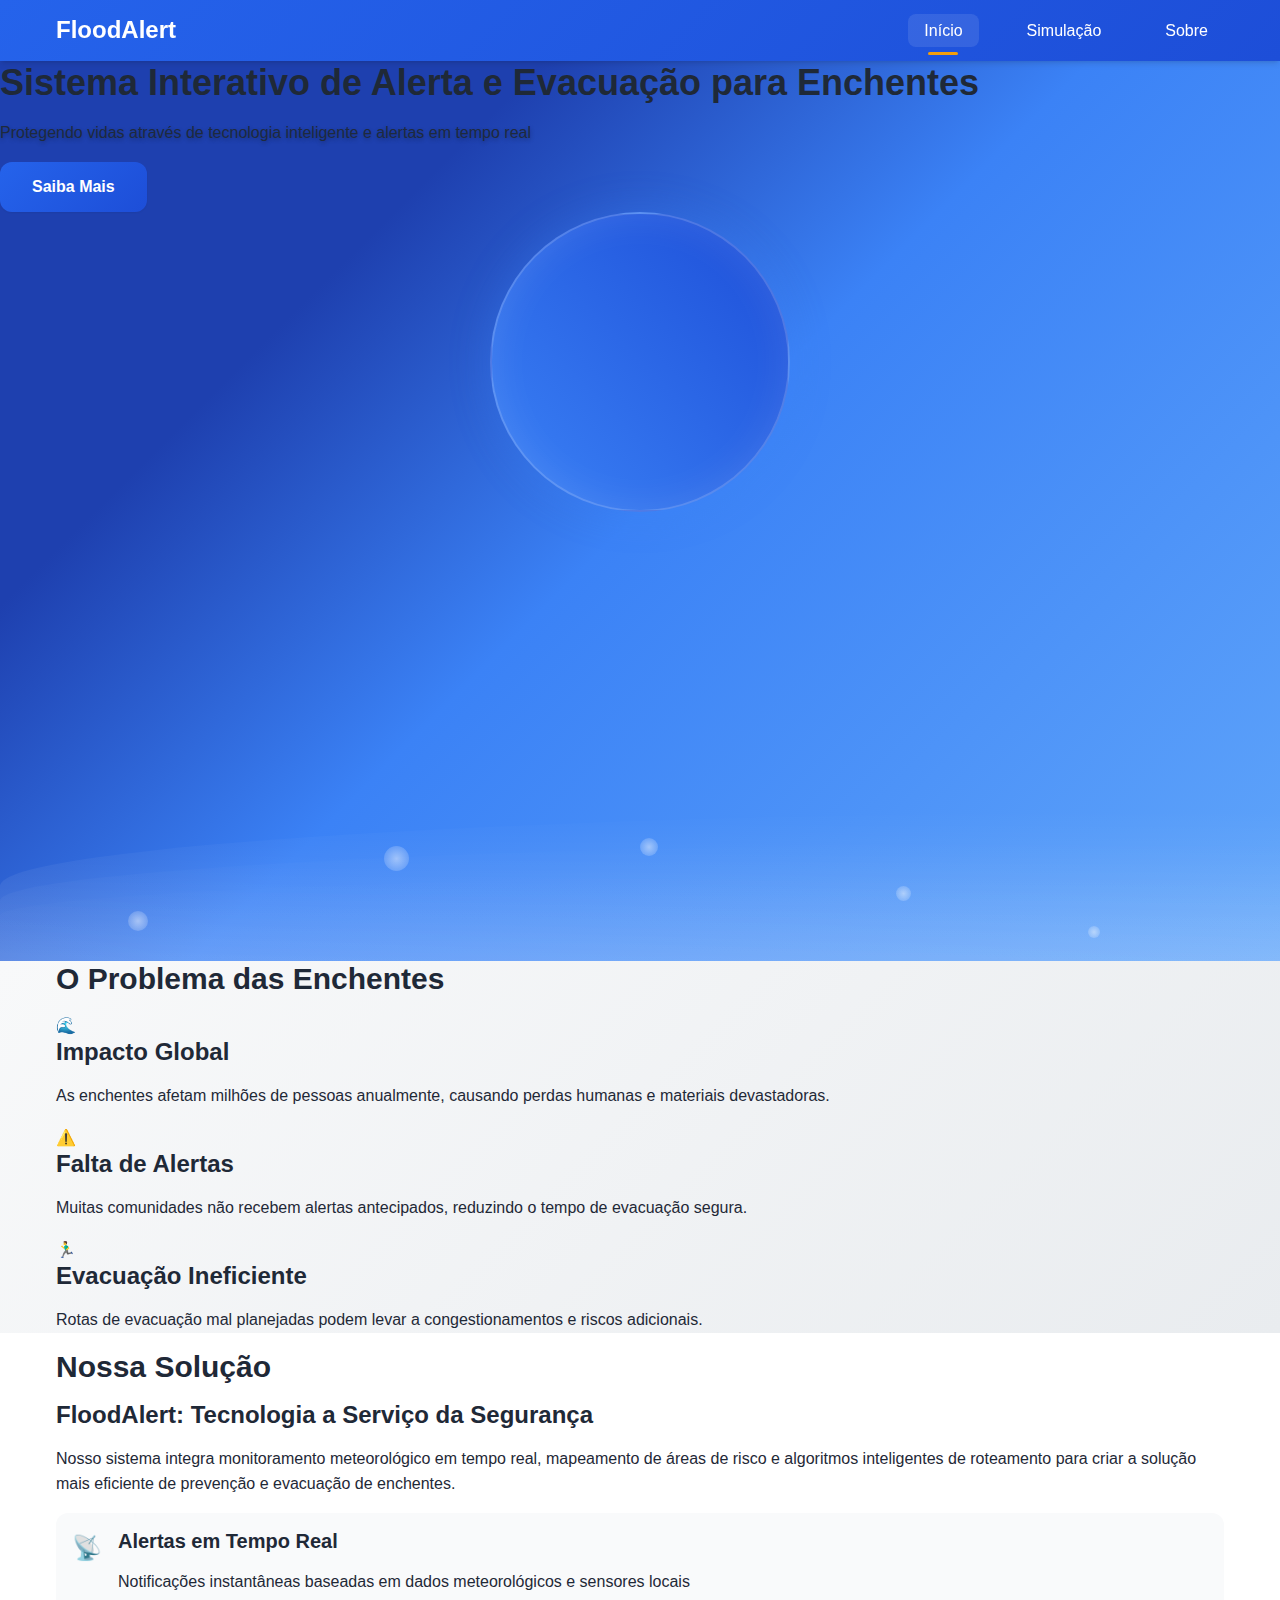
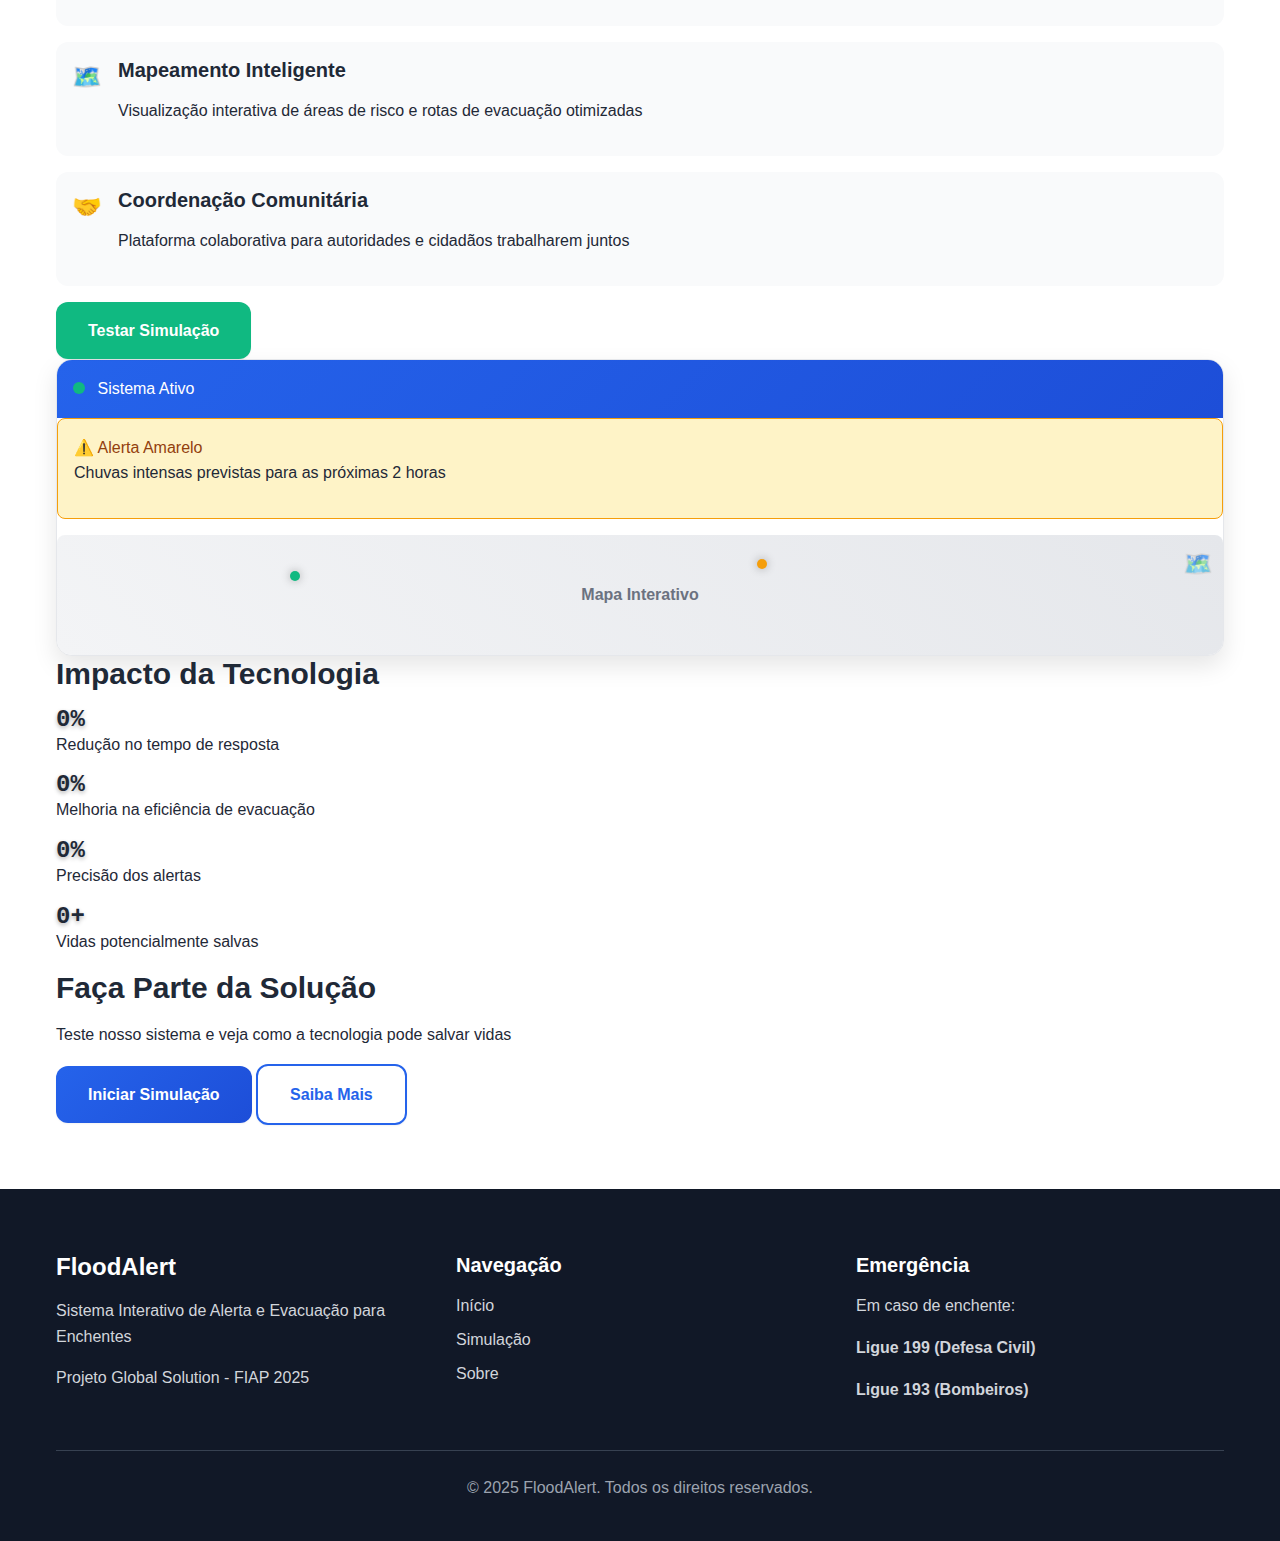
<file: index.html>
<!DOCTYPE html>
<html lang="pt-BR">

<head>
    <meta charset="UTF-8">
    <meta name="viewport" content="width=device-width, initial-scale=1.0">
    <title>Nome_do_projeto - Sistema de Alerta e Evacuação para Enchentes</title>
    <link rel="icon" type="image/svg+xml" href="images/favicon.svg">
    <link rel="alternate icon" href="images/favicon.ico">
    <meta name="description"
        content="Sistema interativo de alerta e evacuação para enchentes. Monitore riscos em tempo real e mantenha sua comunidade segura.">
    <meta name="keywords" content="enchente, alerta, evacuação, segurança, monitoramento, emergência">
    <link rel="stylesheet" href="css/styles.css">
    <link rel="stylesheet" href="css/home.css">
</head>

<body>
    <header>
        <nav class="navbar">
            <div class="nav-container">
                <div class="nav-logo">
                    <h2>FloodAlert</h2>
                </div>
                <ul class="nav-menu">
                    <li class="nav-item">
                        <a href="index.html" class="nav-link active">Início</a>
                    </li>
                    <li class="nav-item">
                        <a href="simulacao.html" class="nav-link">Simulação</a>
                    </li>
                    <li class="nav-item">
                        <a href="sobre.html" class="nav-link">Sobre</a>
                    </li>
                </ul>
            </div>
        </nav>
    </header>

    <main>
        <!-- Hero Section -->
        <section class="hero">
            <div class="hero-content">
                <h1>Sistema Interativo de Alerta e Evacuação para Enchentes</h1>
                <p class="hero-subtitle">Protegendo vidas através de tecnologia inteligente e alertas em tempo real</p>
                <button class="cta-button" onclick="scrollToSection('problema')">Saiba Mais</button>
            </div>
            <div class="hero-image">
                <div class="flood-animation"></div>
            </div>
        </section>

        <!-- Problema Section -->
        <section id="problema" class="problema">
            <div class="container">
                <h2>O Problema das Enchentes</h2>
                <div class="problema-grid">
                    <div class="problema-card">
                        <div class="problema-icon">🌊</div>
                        <h3>Impacto Global</h3>
                        <p>As enchentes afetam milhões de pessoas anualmente, causando perdas humanas e materiais
                            devastadoras.</p>
                    </div>
                    <div class="problema-card">
                        <div class="problema-icon">⚠️</div>
                        <h3>Falta de Alertas</h3>
                        <p>Muitas comunidades não recebem alertas antecipados, reduzindo o tempo de evacuação segura.
                        </p>
                    </div>
                    <div class="problema-card">
                        <div class="problema-icon">🏃‍♂️</div>
                        <h3>Evacuação Ineficiente</h3>
                        <p>Rotas de evacuação mal planejadas podem levar a congestionamentos e riscos adicionais.</p>
                    </div>
                </div>
            </div>
        </section>

        <!-- Solução Section -->
        <section class="solucao">
            <div class="container">
                <h2>Nossa Solução</h2>
                <div class="solucao-content">
                    <div class="solucao-text">
                        <h3>FloodAlert: Tecnologia a Serviço da Segurança</h3>
                        <p>Nosso sistema integra monitoramento meteorológico em tempo real, mapeamento de áreas de risco
                            e algoritmos inteligentes de roteamento para criar a solução mais eficiente de prevenção e
                            evacuação de enchentes.</p>

                        <div class="features">
                            <div class="feature">
                                <span class="feature-icon">📡</span>
                                <div>
                                    <h4>Alertas em Tempo Real</h4>
                                    <p>Notificações instantâneas baseadas em dados meteorológicos e sensores locais</p>
                                </div>
                            </div>
                            <div class="feature">
                                <span class="feature-icon">🗺️</span>
                                <div>
                                    <h4>Mapeamento Inteligente</h4>
                                    <p>Visualização interativa de áreas de risco e rotas de evacuação otimizadas</p>
                                </div>
                            </div>
                            <div class="feature">
                                <span class="feature-icon">🤝</span>
                                <div>
                                    <h4>Coordenação Comunitária</h4>
                                    <p>Plataforma colaborativa para autoridades e cidadãos trabalharem juntos</p>
                                </div>
                            </div>
                        </div>

                        <a href="simulacao.html" class="btn-secondary">Testar Simulação</a>
                    </div>
                    <div class="solucao-visual">
                        <div class="dashboard-preview">
                            <div class="dashboard-header">
                                <div class="status-indicator active"></div>
                                <span>Sistema Ativo</span>
                            </div>
                            <div class="dashboard-content">
                                <div class="alert-box">
                                    <span class="alert-level medium">⚠️ Alerta Amarelo</span>
                                    <p>Chuvas intensas previstas para as próximas 2 horas</p>
                                </div>
                                <div class="map-placeholder">
                                    <span>Mapa Interativo</span>
                                </div>
                            </div>
                        </div>
                    </div>
                </div>
            </div>
        </section>

        <!-- Estatísticas Section -->
        <section class="estatisticas">
            <div class="container">
                <h2>Impacto da Tecnologia</h2>
                <div class="stats-grid">
                    <div class="stat-card">
                        <div class="stat-number" data-target="85">0%</div>
                        <p>Redução no tempo de resposta</p>
                    </div>
                    <div class="stat-card">
                        <div class="stat-number" data-target="70">0%</div>
                        <p>Melhoria na eficiência de evacuação</p>
                    </div>
                    <div class="stat-card">
                        <div class="stat-number" data-target="95">0%</div>
                        <p>Precisão dos alertas</p>
                    </div>
                    <div class="stat-card">
                        <div class="stat-number" data-target="200">0+</div>
                        <p>Vidas potencialmente salvas</p>
                    </div>
                </div>
            </div>
        </section>

        <!-- CTA Final Section -->
        <section class="cta-final">
            <div class="container">
                <h2>Faça Parte da Solução</h2>
                <p>Teste nosso sistema e veja como a tecnologia pode salvar vidas</p>
                <div class="cta-buttons">
                    <a href="simulacao.html" class="btn-primary">Iniciar Simulação</a>
                    <a href="sobre.html" class="btn-outline">Saiba Mais</a>
                </div>
            </div>
        </section>
    </main>

    <footer>
        <div class="container">
            <div class="footer-content">
                <div class="footer-section">
                    <h3>FloodAlert</h3>
                    <p>Sistema Interativo de Alerta e Evacuação para Enchentes</p>
                    <p>Projeto Global Solution - FIAP 2025</p>
                </div>
                <div class="footer-section">
                    <h4>Navegação</h4>
                    <ul>
                        <li><a href="index.html">Início</a></li>
                        <li><a href="simulacao.html">Simulação</a></li>
                        <li><a href="sobre.html">Sobre</a></li>
                    </ul>
                </div>
                <div class="footer-section">
                    <h4>Emergência</h4>
                    <p>Em caso de enchente:</p>
                    <p><strong>Ligue 199 (Defesa Civil)</strong></p>
                    <p><strong>Ligue 193 (Bombeiros)</strong></p>
                </div>
            </div>
            <div class="footer-bottom">
                <p>&copy; 2025 FloodAlert. Todos os direitos reservados.</p>
            </div>
        </div>
    </footer>

    <script src="js/main.js"></script>
    <script src="js/home.js"></script>
</body>

</html>
</file>
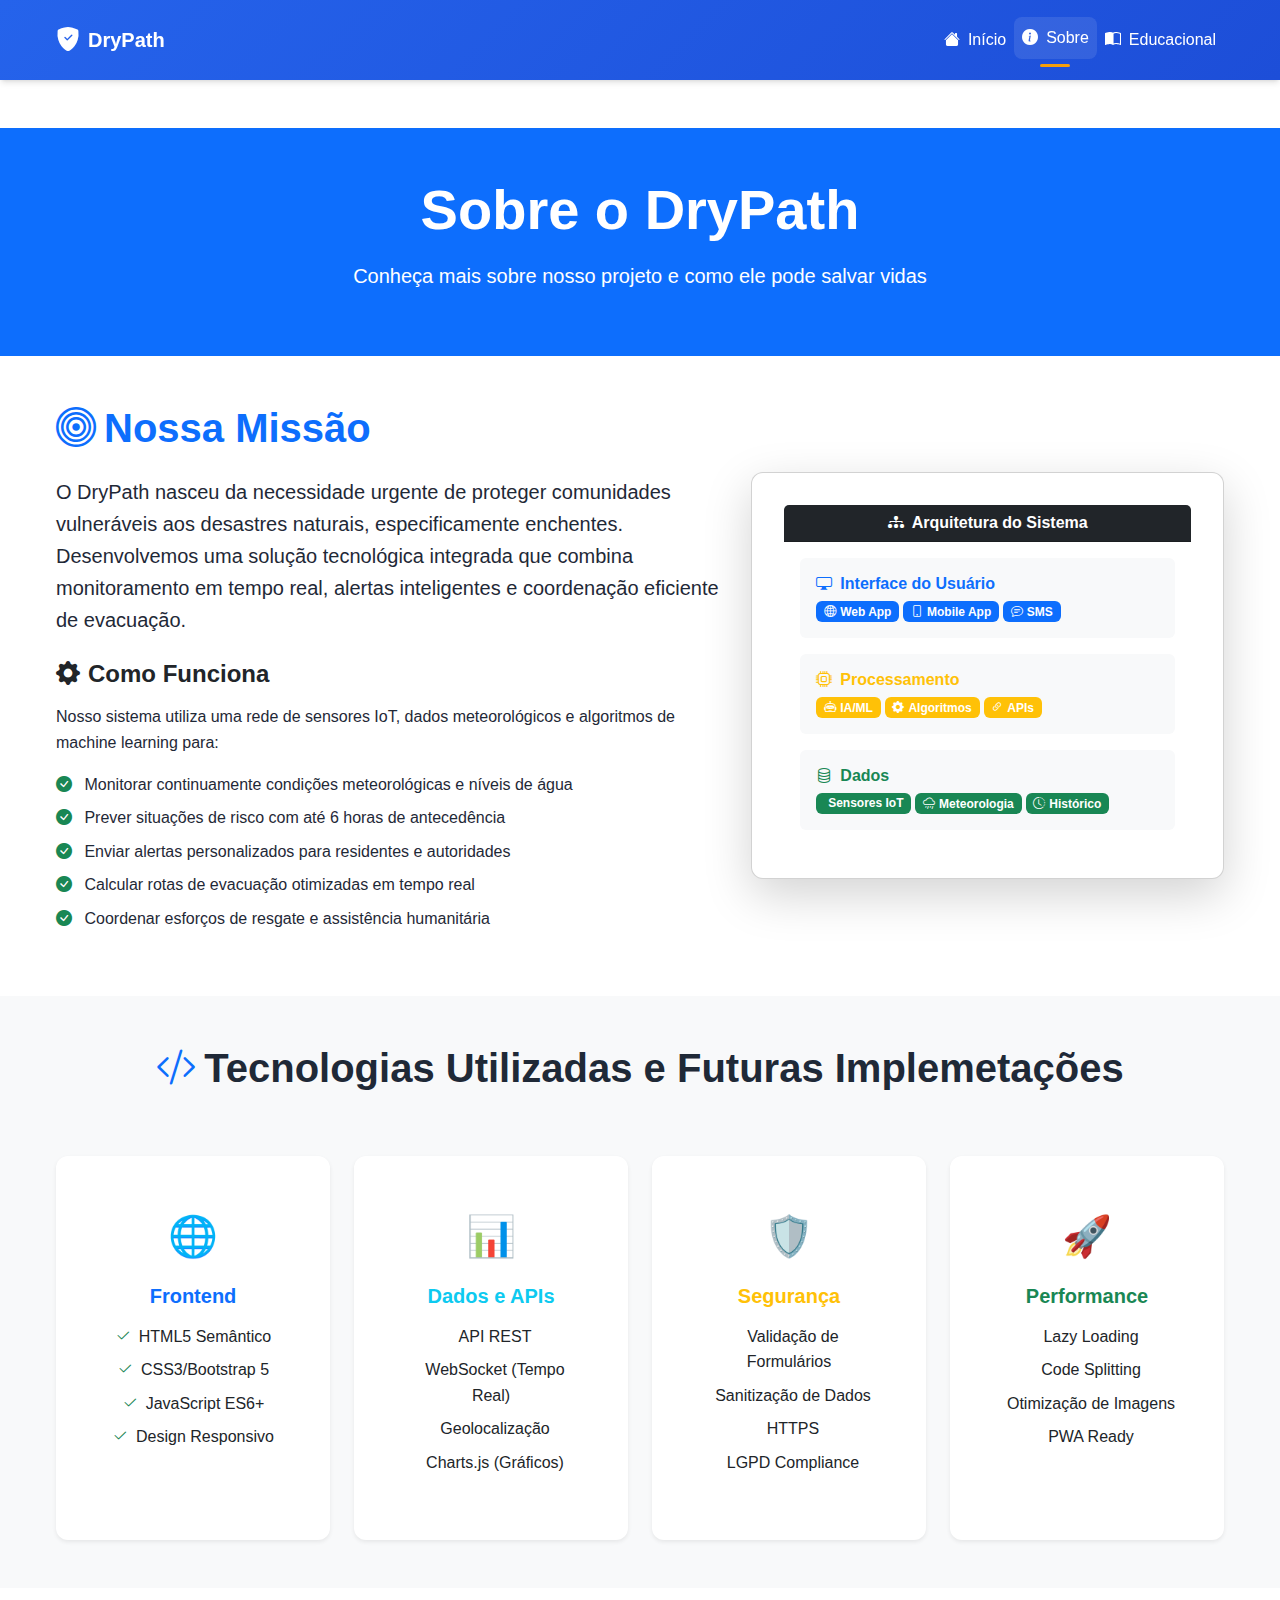
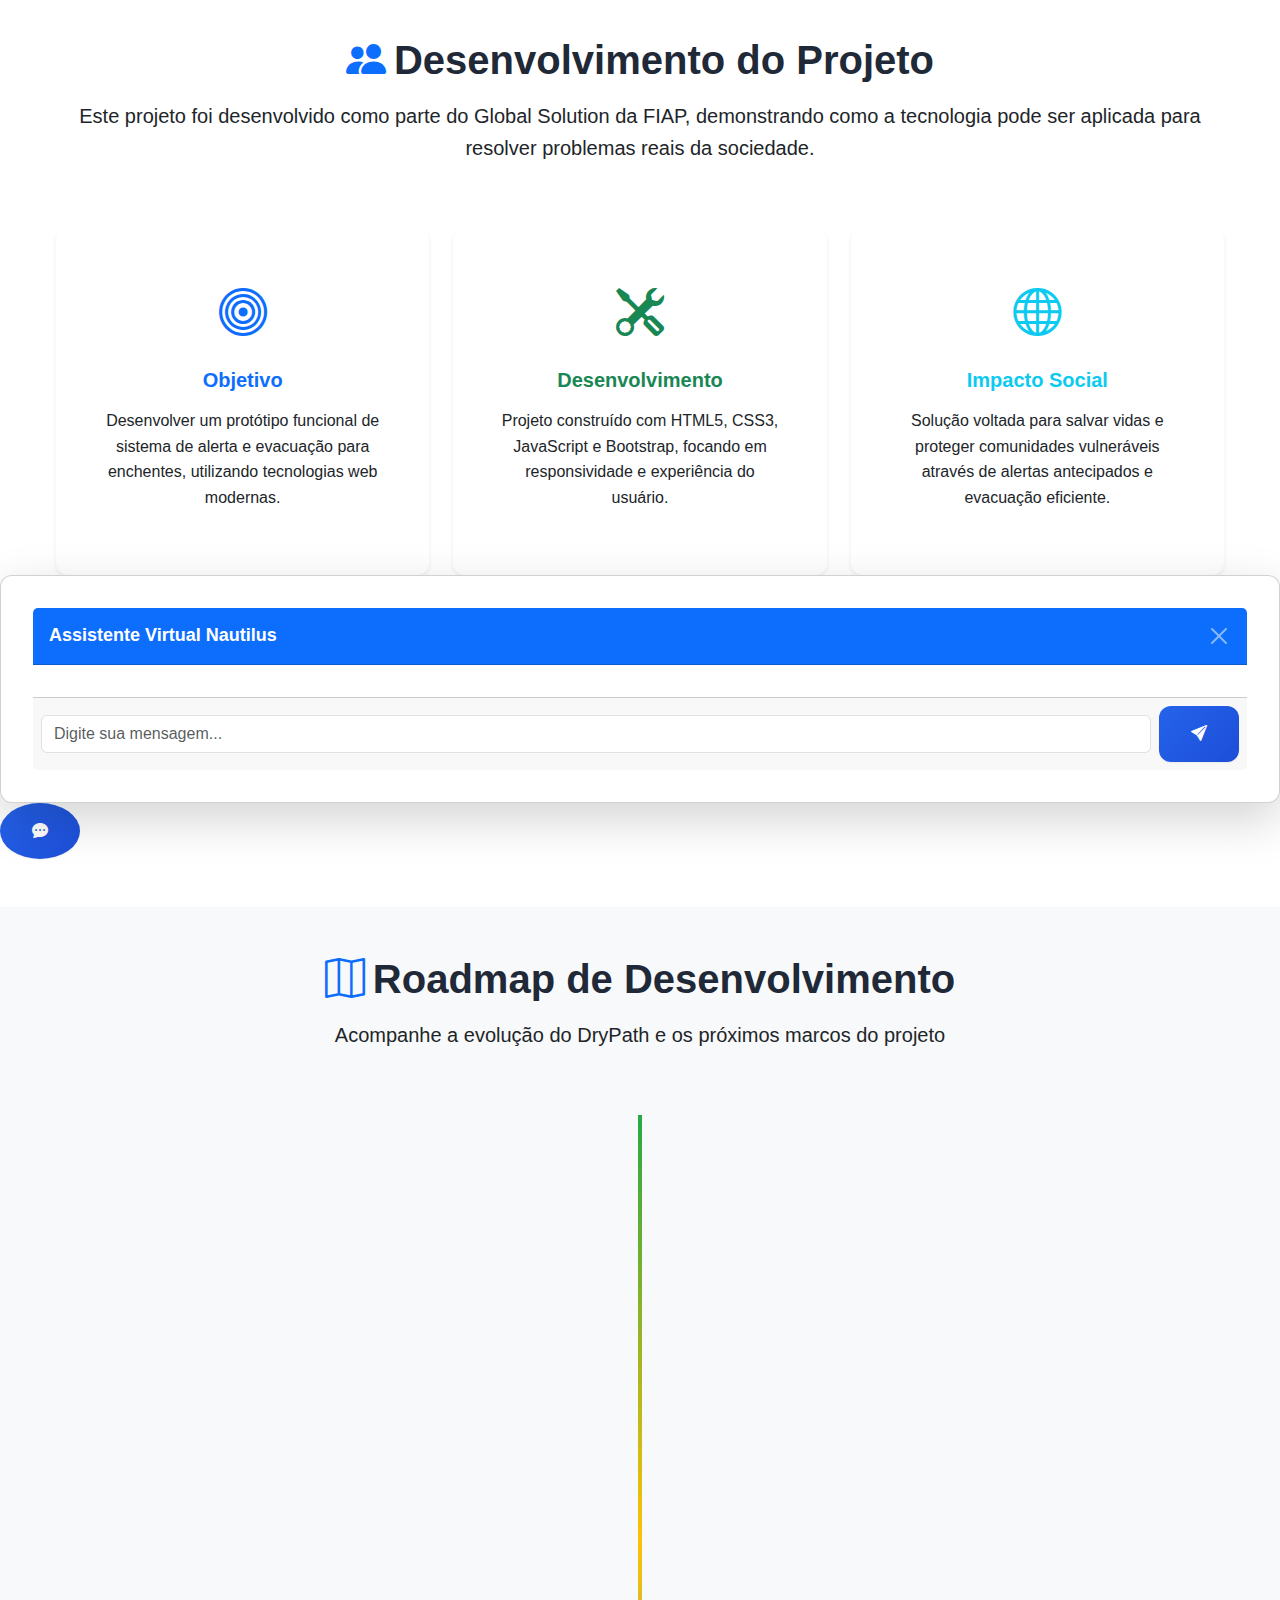
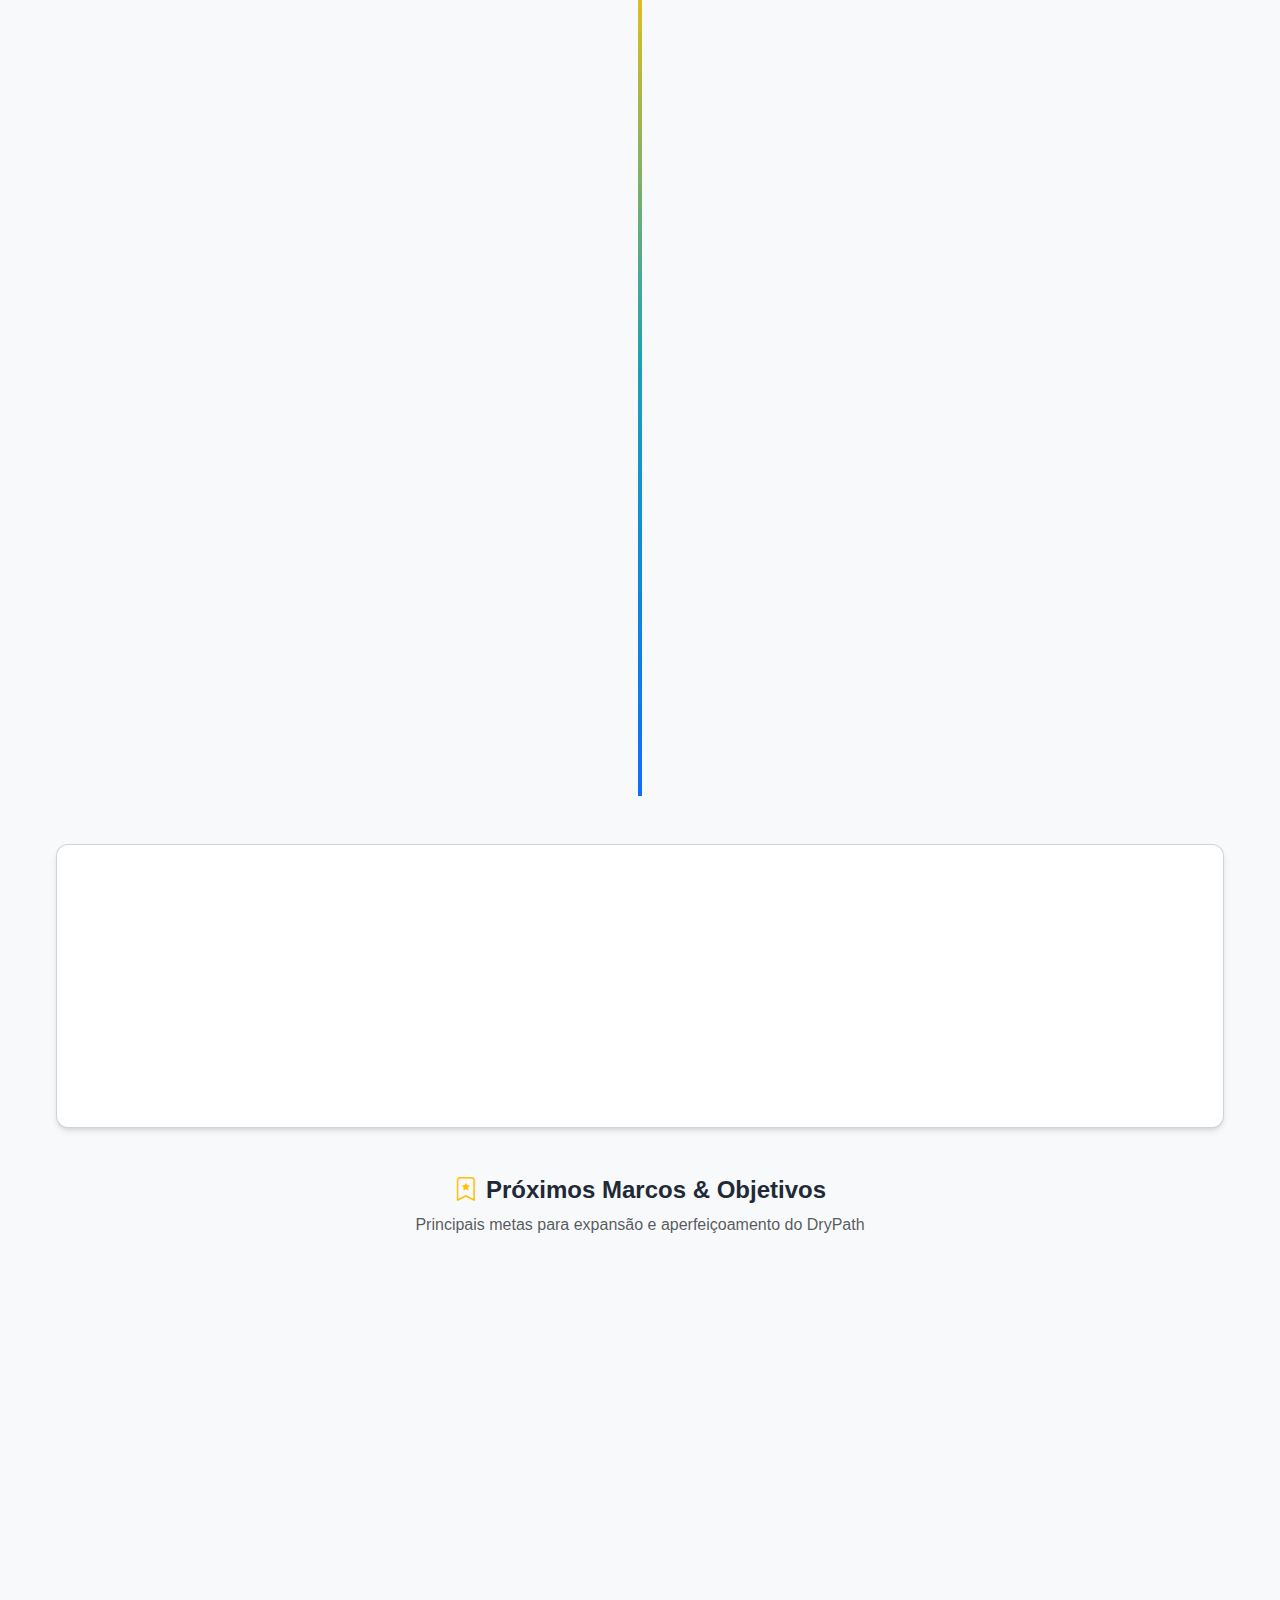
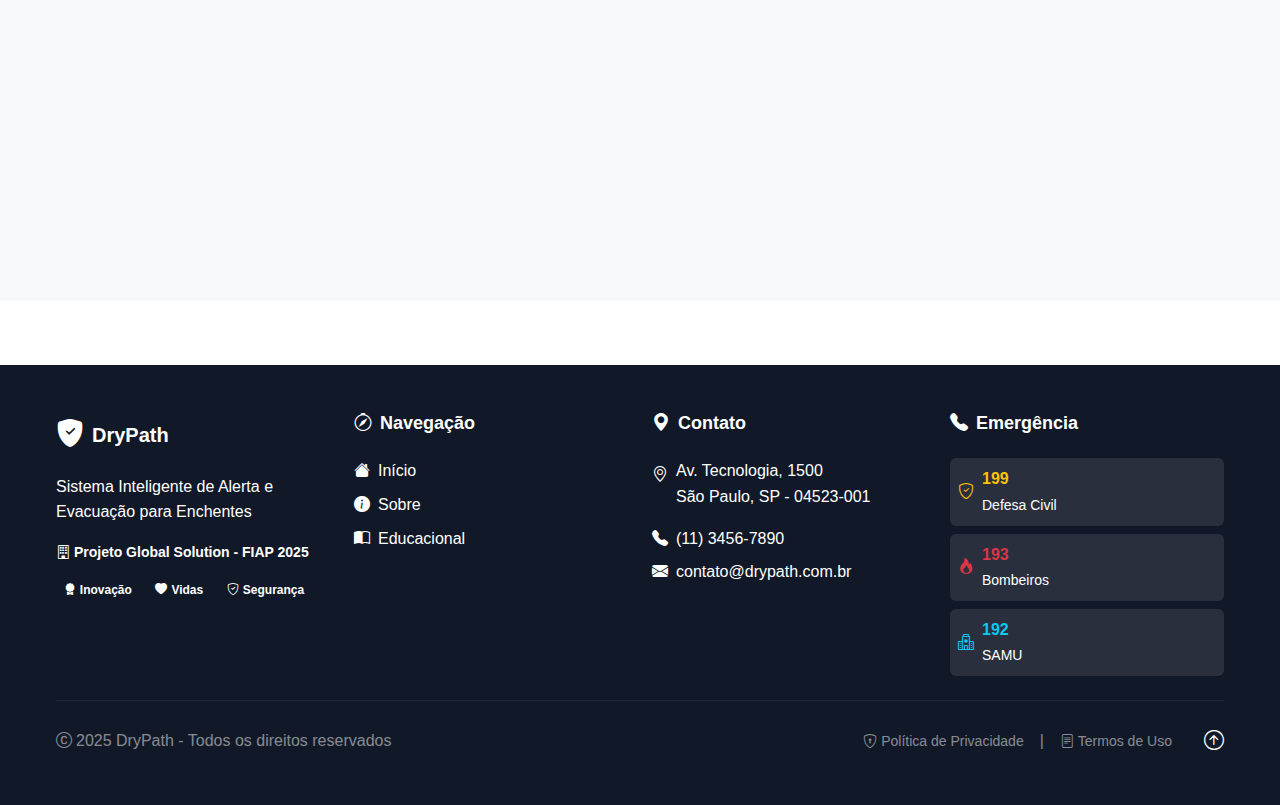
<file: sobre.html>
<!DOCTYPE html>
<html lang="pt-BR">

<head>
    <meta charset="UTF-8">
    <meta name="viewport" content="width=device-width, initial-scale=1.0">
    <title>Sobre o Projeto - DryPath</title>
    <link rel="icon" type="image/svg+xml" href="images/favicon.svg">
    <link rel="alternate icon" href="images/favicon.ico">
    <link href="https://cdn.jsdelivr.net/npm/bootstrap@5.3.2/dist/css/bootstrap.min.css" rel="stylesheet">
    <link rel="stylesheet" href="https://cdn.jsdelivr.net/npm/bootstrap-icons@1.11.2/font/bootstrap-icons.css">
    <link rel="stylesheet" href="css/styles.css">
    <link rel="stylesheet" href="css/sobre.css">
</head>

<body>
    <header>
        <nav class="navbar navbar-expand-lg navbar-light fixed-top">
            <div class="container">
                <a class="navbar-brand fw-bold text-white d-flex align-items-center" href="index.html"
                    aria-label="DryPath - Página Inicial">
                    <i class="bi bi-shield-fill-check me-2 fs-4" aria-hidden="true"></i>
                    <span class="brand-text">DryPath</span>
                </a>
                <button class="navbar-toggler border-0 p-2" type="button" data-bs-toggle="collapse"
                    data-bs-target="#navbarNav" style="color: white;" aria-label="Menu de navegação"
                    aria-expanded="false" aria-controls="navbarNav">
                    <span class="navbar-toggler-icon"
                        style="background-image: url('data:image/svg+xml,%3csvg xmlns=%27http://www.w3.org/2000/svg%27 viewBox=%270 0 30 30%27%3e%3cpath stroke=%27rgba%28255, 255, 255, 1%29%27 stroke-linecap=%27round%27 stroke-miterlimit=%2710%27 stroke-width=%272%27 d=%27M4 7h22M4 15h22M4 23h22%27/%3e%3c/svg%3e');"></span>
                </button>
                <div class="collapse navbar-collapse" id="navbarNav">
                    <ul class="navbar-nav ms-auto">
                        <li class="nav-item">
                            <a class="nav-link text-white nav-link-custom" href="index.html">
                                <i class="bi bi-house-fill me-2"></i>Início
                            </a>
                        </li>
                        <li class="nav-item">
                            <a class="nav-link active text-white nav-link-custom" href="sobre.html">
                                <i class="bi bi-info-circle-fill me-2"></i>Sobre
                            </a>
                        </li>
                        <li class="nav-item">
                            <a class="nav-link text-white nav-link-custom" href="educacional.html">
                                <i class="bi bi-book-half me-2"></i>Educacional
                            </a>

                        </li>
                    </ul>
                </div>
            </div>
        </nav>
    </header>

    <main>
        <!-- Header da Página -->
        <section class="bg-primary py-5 mt-5">
            <div class="container">
                <div class="row">
                    <div class="col-12 text-center">
                        <h1 class="display-4 fw-bold mb-3 text-white">Sobre o DryPath</h1>
                        <p class="lead text-white">Conheça mais sobre nosso projeto e como ele pode salvar vidas</p>
                    </div>
                </div>
            </div>
        </section>
        <!-- Sobre o Projeto -->
        <section class="py-5">
            <div class="container">
                <div class="row align-items-center">
                    <div class="col-lg-7">
                        <h2 class="display-6 fw-bold text-primary mb-4">
                            <i class="bi bi-bullseye me-2"></i>Nossa Missão
                        </h2>
                        <p class="lead mb-4">O DryPath nasceu da necessidade urgente de proteger comunidades
                            vulneráveis aos desastres
                            naturais, especificamente enchentes. Desenvolvemos uma solução tecnológica integrada que
                            combina monitoramento em tempo real, alertas inteligentes e coordenação eficiente de
                            evacuação.</p>

                        <h3 class="h4 fw-bold text-dark mb-3">
                            <i class="bi bi-gear-fill me-2"></i>Como Funciona
                        </h3>
                        <p class="mb-3">Nosso sistema utiliza uma rede de sensores IoT, dados meteorológicos e
                            algoritmos de machine
                            learning para:</p>
                        <ul class="list-unstyled">
                            <li class="mb-2">
                                <i class="bi bi-check-circle-fill text-success me-2"></i>
                                Monitorar continuamente condições meteorológicas e níveis de água
                            </li>
                            <li class="mb-2">
                                <i class="bi bi-check-circle-fill text-success me-2"></i>
                                Prever situações de risco com até 6 horas de antecedência
                            </li>
                            <li class="mb-2">
                                <i class="bi bi-check-circle-fill text-success me-2"></i>
                                Enviar alertas personalizados para residentes e autoridades
                            </li>
                            <li class="mb-2">
                                <i class="bi bi-check-circle-fill text-success me-2"></i>
                                Calcular rotas de evacuação otimizadas em tempo real
                            </li>
                            <li class="mb-2">
                                <i class="bi bi-check-circle-fill text-success me-2"></i>
                                Coordenar esforços de resgate e assistência humanitária
                            </li>
                        </ul>
                    </div>
                    <div class="col-lg-5 mt-4 mt-lg-0">
                        <div class="card shadow-lg">
                            <div class="card-header bg-dark text-white text-center ">
                                <h4 class="card-title h6 mb-0 text-white fw-bold">
                                    <i class="bi bi-diagram-3-fill me-2"></i>Arquitetura do Sistema
                                </h4>
                            </div>
                            <div class="card-body">
                                <div class="mb-3 p-3 bg-light rounded">
                                    <h5 class="h6 fw-bold text-primary mb-2">
                                        <i class="bi bi-display me-2"></i>Interface do Usuário
                                    </h5>
                                    <div class="d-flex flex-wrap gap-1">
                                        <span class="badge bg-primary">
                                            <i class="bi bi-globe2 me-1"></i>Web App
                                        </span>
                                        <span class="badge bg-primary">
                                            <i class="bi bi-phone me-1"></i>Mobile App
                                        </span>
                                        <span class="badge bg-primary">
                                            <i class="bi bi-chat-text me-1"></i>SMS
                                        </span>
                                    </div>
                                </div>
                                <div class="mb-3 p-3 bg-light rounded">
                                    <h5 class="h6 fw-bold text-warning mb-2">
                                        <i class="bi bi-cpu me-2"></i>Processamento
                                    </h5>
                                    <div class="d-flex flex-wrap gap-1">
                                        <span class="badge bg-warning">
                                            <i class="bi bi-robot me-1"></i>IA/ML
                                        </span>
                                        <span class="badge bg-warning">
                                            <i class="bi bi-gear-fill me-1"></i>Algoritmos
                                        </span>
                                        <span class="badge bg-warning">
                                            <i class="bi bi-link-45deg me-1"></i>APIs
                                        </span>
                                    </div>
                                </div>
                                <div class="p-3 bg-light rounded">
                                    <h5 class="h6 fw-bold text-success mb-2">
                                        <i class="bi bi-database me-2"></i>Dados
                                    </h5>
                                    <div class="d-flex flex-wrap gap-1">
                                        <span class="badge bg-success">
                                            <i class="bi bi-sensors me-1"></i>Sensores IoT
                                        </span>
                                        <span class="badge bg-success">
                                            <i class="bi bi-cloud-rain me-1"></i>Meteorologia
                                        </span>
                                        <span class="badge bg-success">
                                            <i class="bi bi-clock-history me-1"></i>Histórico
                                        </span>
                                    </div>
                                </div>
                            </div>
                        </div>
                    </div>
                </div>
            </div>
        </section>
        <!-- Tecnologias Utilizadas -->
        <section class="py-5 bg-light">
            <div class="container">
                <div class="row">
                    <div class="col-12 text-center mb-5">
                        <h2 class="display-6 fw-bold">
                            <i class="bi bi-code-slash text-primary me-2"></i>Tecnologias Utilizadas e Futuras
                            Implemetações
                        </h2>
                    </div>
                </div>
                <div class="row g-4">
                    <div class="col-md-6 col-lg-3">
                        <div class="card h-100 shadow-sm border-0">
                            <div class="card-body text-center">
                                <div class="mb-3">
                                    <span class="fs-1">🌐</span>
                                </div>
                                <h3 class="h5 fw-bold text-primary mb-3">Frontend</h3>
                                <ul class="list-unstyled">
                                    <li class="mb-2">
                                        <i class="bi bi-check2 text-success me-2"></i>HTML5 Semântico
                                    </li>
                                    <li class="mb-2">
                                        <i class="bi bi-check2 text-success me-2"></i>CSS3/Bootstrap 5
                                    </li>
                                    <li class="mb-2">
                                        <i class="bi bi-check2 text-success me-2"></i>JavaScript ES6+
                                    </li>
                                    <li class="mb-2">
                                        <i class="bi bi-check2 text-success me-2"></i>Design Responsivo
                                    </li>
                                </ul>
                            </div>
                        </div>
                    </div>
                    <div class="col-md-6 col-lg-3">
                        <div class="card h-100 shadow-sm border-0">
                            <div class="card-body text-center">
                                <div class="mb-3">
                                    <span class="fs-1">📊</span>
                                </div>
                                <h3 class="h5 fw-bold text-info mb-3">Dados e APIs</h3>
                                <ul class="list-unstyled">
                                    <li class="mb-2">
                                        <i class="text-success me-2"></i>API REST
                                    </li>
                                    <li class="mb-2">
                                        <i class="text-success me-2"></i>WebSocket (Tempo Real)
                                    </li>
                                    <li class="mb-2">
                                        <i class="text-success me-2"></i>Geolocalização
                                    </li>
                                    <li class="mb-2">
                                        <i class="text-success me-2"></i>Charts.js (Gráficos)
                                    </li>
                                </ul>
                            </div>
                        </div>
                    </div>
                    <div class="col-md-6 col-lg-3">
                        <div class="card h-100 shadow-sm border-0">
                            <div class="card-body text-center">
                                <div class="mb-3">
                                    <span class="fs-1">🛡️</span>
                                </div>
                                <h3 class="h5 fw-bold text-warning mb-3">Segurança</h3>
                                <ul class="list-unstyled">
                                    <li class="mb-2">
                                        <i class="text-success me-2"></i>Validação de Formulários
                                    </li>
                                    <li class="mb-2">
                                        <i class="text-success me-2"></i>Sanitização de Dados
                                    </li>
                                    <li class="mb-2">
                                        <i class="text-success me-2"></i>HTTPS
                                    </li>
                                    <li class="mb-2">
                                        <i class="text-success me-2"></i>LGPD Compliance
                                    </li>
                                </ul>
                            </div>
                        </div>
                    </div>
                    <div class="col-md-6 col-lg-3">
                        <div class="card h-100 shadow-sm border-0">
                            <div class="card-body text-center">
                                <div class="mb-3">
                                    <span class="fs-1">🚀</span>
                                </div>
                                <h3 class="h5 fw-bold text-success mb-3">Performance</h3>
                                <ul class="list-unstyled">
                                    <li class="mb-2">
                                        <i class="text-success me-2"></i>Lazy Loading
                                    </li>
                                    <li class="mb-2">
                                        <i class="text-success me-2"></i>Code Splitting
                                    </li>
                                    <li class="mb-2">
                                        <i class="text-success me-2"></i>Otimização de Imagens
                                    </li>
                                    <li class="mb-2">
                                        <i class="text-success me-2"></i>PWA Ready
                                    </li>
                                </ul>
                            </div>
                        </div>
                    </div>
                </div>
            </div>
        </section>
        <!-- Equipe do Projeto -->
        <section class="py-5">
            <div class="container">
                <div class="row">
                    <div class="col-12 text-center mb-5">
                        <h2 class="display-6 fw-bold">
                            <i class="bi bi-people-fill text-primary me-2"></i>Desenvolvimento do Projeto
                        </h2>
                        <p class="lead text-dark">Este projeto foi desenvolvido como parte do Global Solution da FIAP,
                            demonstrando como a tecnologia pode ser aplicada para resolver problemas reais da sociedade.
                        </p>
                    </div>
                </div>
                <div class="row g-4">
                    <div class="col-lg-4">
                        <div class="card h-100 border-0 shadow-sm text-center">
                            <div class="card-body">
                                <div class="mb-3">
                                    <i class="bi bi-bullseye text-primary" style="font-size: 3rem;"></i>
                                </div>
                                <h3 class="h5 fw-bold text-primary mb-3">Objetivo</h3>
                                <p class="text-dark">Desenvolver um protótipo funcional de sistema de alerta e
                                    evacuação para enchentes,
                                    utilizando tecnologias web modernas.</p>
                            </div>
                        </div>
                    </div>
                    <div class="col-lg-4">
                        <div class="card h-100 border-0 shadow-sm text-center">
                            <div class="card-body">
                                <div class="mb-3">
                                    <i class="bi bi-tools text-success" style="font-size: 3rem;"></i>
                                </div>
                                <h3 class="h5 fw-bold text-success mb-3">Desenvolvimento</h3>
                                <p class="text-dark">Projeto construído com HTML5, CSS3, JavaScript e Bootstrap,
                                    focando em
                                    responsividade e experiência
                                    do usuário.</p>
                            </div>
                        </div>
                    </div>
                    <div class="col-lg-4">
                        <div class="card h-100 border-0 shadow-sm text-center">
                            <div class="card-body">
                                <div class="mb-3">
                                    <i class="bi bi-globe text-info" style="font-size: 3rem;"></i>
                                </div>
                                <h3 class="h5 fw-bold text-info mb-3">Impacto Social</h3>
                                <p class="text-dark">Solução voltada para salvar vidas e proteger comunidades
                                    vulneráveis através de alertas
                                    antecipados e evacuação eficiente.</p>
                            </div>
                        </div>
                    </div>
                </div>
            </div>
            <!-- Chatbot demonstrativo-->
            <div id="chat-window-container">
                <div class="card shadow-lg">
                    <div id="chat-header"
                        class="card-header bg-primary text-white d-flex justify-content-between align-items-center p-3">
                        <div class="d-flex align-items-center">
                            <h5 class="mb-0 text-white">Assistente Virtual Nautilus</h5>
                        </div>

                        <button id="close-chat-btn" type="button" class="btn-close btn-close-white"
                            aria-label="Fechar"></button>
                    </div>
                    <div id="chat-messages" class="card-body"></div>
                    <div id="chat-input-area" class="card-footer d-flex align-items-center p-2">
                        <input type="text" id="user-input" class="form-control me-2"
                            placeholder="Digite sua mensagem...">
                        <button id="send-button" class="btn btn-primary">
                            <i class="bi bi-send-fill"></i>
                        </button>
                    </div>
                </div>
            </div>
            <button id="fab-chat-button" class="btn btn-primary btn-lg rounded-circle" type="button"
                aria-label="Abrir chat">
                <i id="fab-icon" class="bi bi-chat-dots-fill"></i>
            </button>
        </section>

        <!-- Roadmap de Desenvolvimento -->
        <section class="py-5 bg-light">
            <div class="container">
                <div class="row">
                    <div class="col-12 text-center mb-5">
                        <h2 class="display-6 fw-bold">
                            <i class="bi bi-map text-primary me-2"></i>Roadmap de Desenvolvimento
                        </h2>
                        <p class="lead text-dark">Acompanhe a evolução do DryPath e os próximos marcos do projeto</p>
                    </div>
                </div>

                <!-- Timeline do Roadmap -->
                <div class="row">
                    <div class="col-12">
                        <div class="roadmap-timeline">
                            <!-- Fase 1 - Concluída -->
                            <div class="timeline-item completed" data-animate="fadeInLeft">
                                <div class="timeline-marker">
                                    <i class="bi bi-check-circle-fill text-white"></i>
                                </div>
                                <div class="timeline-content">
                                    <div class="timeline-card bg-white shadow-sm">
                                        <div class="status-indicator"></div>
                                        <div class="card-header bg-success text-white">
                                            <h4 class="h6 mb-0 text-white fw-semibold">
                                                <i class="bi bi-flag-fill me-2 text-white"></i>Fase 1 - Protótipo Inicial
                                                <span class="badge bg-white text-success fw-bold ms-2">Concluído</span>
                                            </h4>
                                        </div>
                                        <div class="card-body">
                                            <div class="row">
                                                <div class="col-md-8">
                                                    <p class="mb-2"><strong>Período:</strong> Maio - Junho 2025</p>
                                                    <ul class="list-unstyled mb-0">
                                                        <li><i class="bi bi-check2 text-success me-2"></i>Interface web
                                                            responsiva</li>
                                                        <li><i class="bi bi-check2 text-success me-2"></i>Mapa
                                                            Interativo</li>
                                                        <li><i class="bi bi-check2 text-success me-2"></i>Protótipo
                                                            Chatbot Nautilus</li>
                                                        <li><i class="bi bi-check2 text-success me-2"></i>Página
                                                            educacional</li>
                                                    </ul>
                                                </div>
                                                <div class="col-md-4 text-end">
                                                    <div class="progress-circle completed">
                                                        <span>100%</span>
                                                    </div>
                                                </div>
                                            </div>
                                        </div>
                                    </div>
                                </div>
                            </div>

                            <!-- Fase 2 - Em Andamento -->
                            <div class="timeline-item current" data-animate="fadeInRight">
                                <div class="timeline-marker">
                                    <i class="bi bi-gear-fill text-warning spinning"></i>
                                </div>
                                <div class="timeline-content">
                                    <div class="timeline-card bg-white shadow-sm border-warning">
                                        <div class="status-indicator"></div>
                                        <div class="card-header bg-warning text-dark">
                                            <h4 class="h6 mb-0 text-white fw-semibold">
                                                <i class="bi bi-cpu me-2"></i>Fase 2 - Backend e IA
                                                <span class="badge bg-white text-warning ms-2">Planejado</span>
                                            </h4>
                                        </div>
                                        <div class="card-body">
                                            <div class="row">
                                                <div class="col-md-8">
                                                    <p class="mb-2"><strong>Período:<br></strong>Em breve</p>
                                                    <ul class="list-unstyled mb-0">
                                                        <li><i class="bi bi-circle text-warning me-2"></i>API REST com
                                                            Node.js</li>
                                                        <li><i class="bi bi-circle text-warning me-2"></i>Banco de dados
                                                            MongoDB</li>
                                                        <li><i class="bi bi-circle text-warning me-2"></i>Algoritmos de
                                                            ML para previsão</li>
                                                        <li><i class="bi bi-circle text-warning me-2"></i>Integração com
                                                            APIs meteorológicas</li>
                                                    </ul>
                                                </div>
                                                <div class="col-md-4 text-end">
                                                    <div class="progress-circle future">
                                                        <span>0%</span>
                                                    </div>
                                                </div>
                                            </div>
                                        </div>
                                    </div>
                                </div>
                            </div>

                            <!-- Fase 3 - Planejada -->
                            <div class="timeline-item future" data-animate="fadeInLeft">
                                <div class="timeline-marker">
                                    <i class="bi bi-phone text-info"></i>
                                </div>
                                <div class="timeline-content">
                                    <div class="timeline-card bg-white shadow-sm">
                                        <div class="status-indicator"></div>
                                        <div class="card-header bg-info text-white">
                                            <h4 class="h6 mb-0 text-white fw-semibold">
                                                <i class="bi bi-phone me-2"></i>Fase 3 - App Mobile
                                                <span class="badge bg-white text-info fw-bold ms-2">Planejado</span>
                                            </h4>
                                        </div>
                                        <div class="card-body">
                                            <div class="row">
                                                <div class="col-md-8">
                                                    <p class="mb-2"><strong>Período:<br></strong>Em breve</p>
                                                    <ul class="list-unstyled mb-0">
                                                        <li><i class="bi bi-circle text-muted me-2"></i>App React Native
                                                        </li>
                                                        <li><i class="bi bi-circle text-muted me-2"></i>Notificações
                                                            push</li>
                                                        <li><i class="bi bi-circle text-muted me-2"></i>GPS e
                                                            localização</li>
                                                        <li><i class="bi bi-circle text-muted me-2"></i>Modo offline
                                                        </li>
                                                    </ul>
                                                </div>
                                                <div class="col-md-4 text-end">
                                                    <div class="progress-circle future">
                                                        <span>0%</span>
                                                    </div>
                                                </div>
                                            </div>
                                        </div>
                                    </div>
                                </div>
                            </div>

                            <!-- Fase 4 - Futura -->
                            <div class="timeline-item plan" data-animate="fadeInRight">
                                <div class="timeline-marker">
                                    <i class="bi bi-cloud text-primary"></i>
                                </div>
                                <div class="timeline-content">
                                    <div class="timeline-card bg-white shadow-sm">
                                        <div class="status-indicator"></div>
                                        <div class="card-header bg-primary text-white">
                                            <h4 class="h6 mb-0 fw-semibold text-white">
                                                <i class="bi bi-cloud me-2"></i>Fase 4 - IoT e Escalabilidade
                                                <span class="badge bg-white text-primary fw-bold ms-2">Futuro</span>
                                            </h4>
                                        </div>
                                        <div class="card-body">
                                            <div class="row">
                                                <div class="col-md-8">
                                                    <p class="mb-2"><strong>Período:<br></strong>Em breve
                                                    </p>
                                                    <ul class="list-unstyled mb-0">
                                                        <li><i class="bi bi-circle text-muted me-2"></i>Sensores IoT em
                                                            campo</li>
                                                        <li><i class="bi bi-circle text-muted me-2"></i>Infraestrutura
                                                            em nuvem</li>
                                                        <li><i class="bi bi-circle text-muted me-2"></i>Parcerias
                                                            governamentais</li>
                                                        <li><i class="bi bi-circle text-muted me-2"></i>Sistema
                                                            multi-cidades</li>
                                                    </ul>
                                                </div>
                                                <div class="col-md-4 text-end">
                                                    <div class="progress-circle future">
                                                        <span>0%</span>
                                                    </div>
                                                </div>
                                            </div>
                                        </div>
                                    </div>
                                </div>
                            </div>
                        </div>
                    </div>
                </div>

                <!-- Métricas do Projeto -->
                <div class="row mt-5">
                    <div class="col-12">
                        <div class="card bg-info-light text-white">
                            <div class="card-body">
                                <div class="row text-center">
                                    <div class="col-md-3 mb-3 mb-md-0">
                                        <div class="metric-item">
                                            <i class="bi bi-calendar-check fs-1 mb-2"></i>
                                            <h3 class="h4 fw-bold">12</h3>
                                            <p class="mb-0">Meses de Desenvolvimento</p>
                                        </div>
                                    </div>
                                    <div class="col-md-3 mb-3 mb-md-0">
                                        <div class="metric-item">
                                            <i class="bi bi-code-slash fs-1 mb-2"></i>
                                            <h3 class="h4 fw-bold">5,000+</h3>
                                            <p class="mb-0">Linhas de Código</p>
                                        </div>
                                    </div>
                                    <div class="col-md-3 mb-3 mb-md-0">
                                        <div class="metric-item">
                                            <i class="bi bi-shield-check fs-1 mb-2"></i>
                                            <h3 class="h4 fw-bold">15</h3>
                                            <p class="mb-0">Features Implementadas</p>
                                        </div>
                                    </div>
                                    <div class="col-md-3">
                                        <div class="metric-item">
                                            <i class="bi bi-people fs-1 mb-2"></i>
                                            <h3 class="h4 fw-bold">1,000+</h3>
                                            <p class="mb-0">Vidas Potenciais Salvas</p>
                                        </div>
                                    </div>
                                </div>
                            </div>
                        </div>
                    </div>
                </div> 
                <!-- Próximos Marcos -->
                <div class="row mt-5">
                    <div class="col-12">
                        <h3 class="h4 fw-bold text-center mb-2">
                            <i class="bi bi-bookmark-star text-warning me-2"></i>Próximos Marcos & Objetivos
                        </h3>
                        <p class="text-center text-muted mb-5">Principais metas para expansão e aperfeiçoamento do
                            DryPath</p>

                        <div class="row g-4">
                            <!-- Marco 1 - App Mobile -->
                            <div class="col-lg-4 col-md-6">
                                <div
                                    class="milestone-card card border-0 shadow-lg h-100 position-relative overflow-hidden">
                                    <div class="milestone-header bg-gradient-warning text-white text-center py-3">
                                        <i class="bi bi-phone-fill fs-1 mb-2"></i>
                                        <div class="milestone-date badge bg-warning text-white fw-bold px-3 py-2">
                                            Acessibilidade
                                        </div>
                                    </div>
                                    <div class="card-body p-4">
                                        <h5 class="fw-bold text-warning mb-3">
                                            <i class="bi bi-trophy me-2"></i>App Mobile Nativo
                                        </h5>
                                        <p class="text-muted mb-3">Desenvolvimento e lançamento do aplicativo móvel nas
                                            principais stores</p>

                                        <div class="milestone-features mb-3">
                                            <div class="feature-item d-flex align-items-center mb-2">
                                                <i class="bi bi-check-circle-fill text-success me-2"></i>
                                                <small>Notificações push em tempo real</small>
                                            </div>
                                            <div class="feature-item d-flex align-items-center mb-2">
                                                <i class="bi bi-check-circle-fill text-success me-2"></i>
                                                <small>Geolocalização e rotas de fuga</small>
                                            </div>
                                            <div class="feature-item d-flex align-items-center mb-2">
                                                <i class="bi bi-check-circle-fill text-success me-2"></i>
                                                <small>Modo offline para emergências</small>
                                            </div>
                                        </div>

                                        <div class="milestone-progress">
                                            <div class="d-flex justify-content-between align-items-center mb-2">
                                                <small class="text-muted">Progresso</small>
                                                <small class="fw-bold text-warning">25%</small>
                                            </div>
                                            <div class="progress" style="height: 6px;">
                                                <div class="progress-bar bg-warning" style="width: 25%"></div>
                                            </div>
                                        </div>
                                    </div>
                                    <div class="milestone-corner">
                                        <i class="bi bi-star-fill"></i>
                                    </div>
                                </div>
                            </div>

                            <!-- Marco 2 - Parcerias Institucionais -->
                            <div class="col-lg-4 col-md-6">
                                <div
                                    class="milestone-card card border-0 shadow-lg h-100 position-relative overflow-hidden">
                                    <div class="milestone-header bg-gradient-success text-white text-center py-3">
                                        <i class="bi bi-building-fill fs-1 mb-2"></i>
                                        <div class="milestone-date badge bg-success text-white fw-bold px-3 py-2">
                                            Parcerias
                                        </div>
                                    </div>
                                    <div class="card-body p-4">
                                        <h5 class="fw-bold text-success mb-3">
                                            <i class="bi bi-award me-2"></i>Parcerias Estratégicas
                                        </h5>
                                        <p class="text-muted mb-3">Estabelecimento de parcerias com órgãos
                                            governamentais e ONGs</p>

                                        <div class="milestone-features mb-3">
                                            <div class="feature-item d-flex align-items-center mb-2">
                                                <i class="bi bi-shield-check text-success me-2"></i>
                                                <small>Defesa Civil Municipal</small>
                                            </div>
                                            <div class="feature-item d-flex align-items-center mb-2">
                                                <i class="bi bi-shield-check text-success me-2"></i>
                                                <small>Corpo de Bombeiros</small>
                                            </div>
                                            <div class="feature-item d-flex align-items-center mb-2">
                                                <i class="bi bi-shield-check text-success me-2"></i>
                                                <small>Instituto Nacional de Meteorologia</small>
                                            </div>
                                        </div>

                                        <div class="milestone-progress">
                                            <div class="d-flex justify-content-between align-items-center mb-2">
                                                <small class="text-muted">Negociações</small>
                                                <small class="fw-bold text-success">15%</small>
                                            </div>
                                            <div class="progress" style="height: 6px;">
                                                <div class="progress-bar bg-success" style="width: 15%"></div>
                                            </div>
                                        </div>
                                    </div>
                                    <div class="milestone-corner">
                                        <i class="bi bi-patch-check-fill"></i>
                                    </div>
                                </div>
                            </div>

                            <!-- Marco 3 - Expansão Regional -->
                            <div class="col-lg-4 col-md-6 mx-auto">
                                <div
                                    class="milestone-card card border-0 shadow-lg h-100 position-relative overflow-hidden">
                                    <div class="milestone-header bg-gradient-primary text-white text-center py-3">
                                        <i class="bi bi-globe-americas fs-1 mb-2"></i>
                                        <div class="milestone-date badge bg-gradient-primary text-white fw-bold px-3 py-2">
                                            Regionalização
                                        </div>
                                    </div>
                                    <div class="card-body p-4">
                                        <h5 class="fw-bold text-primary mb-3">
                                            <i class="bi bi-rocket me-2"></i>Expansão Nacional
                                        </h5>
                                        <p class="text-muted mb-3">Implementação em múltiplas cidades e regiões
                                            metropolitanas</p>

                                        <div class="milestone-features mb-3">
                                            <div class="feature-item d-flex align-items-center mb-2">
                                                <i class="bi bi-geo-alt-fill text-primary me-2"></i>
                                                <small>5 cidades piloto iniciais</small>
                                            </div>
                                            <div class="feature-item d-flex align-items-center mb-2">
                                                <i class="bi bi-geo-alt-fill text-primary me-2"></i>
                                                <small>Cobertura de áreas de risco</small>
                                            </div>
                                            <div class="feature-item d-flex align-items-center mb-2">
                                                <i class="bi bi-geo-alt-fill text-primary me-2"></i>
                                                <small>Rede nacional de sensores</small>
                                            </div>
                                        </div>

                                        <div class="milestone-progress">
                                            <div class="d-flex justify-content-between align-items-center mb-2">
                                                <small class="text-muted">Planejamento</small>
                                                <small class="fw-bold text-primary">5%</small>
                                            </div>
                                            <div class="progress" style="height: 6px;">
                                                <div class="progress-bar bg-primary" style="width: 5%"></div>
                                            </div>
                                        </div>
                                    </div>
                                    <div class="milestone-corner">
                                        <i class="bi bi-lightning-fill"></i>
                                    </div>
                                </div>
                            </div>
                        </div>
                    </div>
                </div>
            </div>
        </section>

    </main>
    <footer class="footer text-white py-5">
        <div class="container">
            <div class="row g-4">
                <!-- Logo e informações da empresa -->
                <div class="col-lg-3 col-md-6 mb-4 mb-md-0">
                    <div class="d-flex align-items-center mb-3">
                        <i class="bi bi-shield-fill-check text-white me-2 fs-3"></i>
                        <h3 class="h5 fw-bold mb-0 text-white">DryPath</h3>
                    </div>
                    <p class="text-white mb-3">
                        Sistema Inteligente de Alerta e Evacuação para Enchentes
                    </p>
                    <p class="text-white small mb-3 fw-bold">
                        <i class="bi bi-building me-1 "></i>Projeto Global Solution - FIAP 2025
                    </p>
                    <div class="d-flex gap-2 flex-wrap">
                        <span class="badge text-white">
                            <i class="bi bi-award-fill me-1"></i>Inovação
                        </span>
                        <span class="badge text-white">
                            <i class="bi bi-heart-fill me-1"></i>Vidas
                        </span>
                        <span class="badge text-white">
                            <i class="bi bi-shield-check me-1"></i>Segurança
                        </span>
                    </div>
                </div>
                <!-- Links rápidos -->
                <div class="col-lg-3 col-md-6 mb-4 mb-md-0">
                    <h5 class="text-white fw-bold mb-4">
                        <i class="bi bi-compass me-2"></i>Navegação
                    </h5>
                    <ul class="list-unstyled footer-links">
                        <li class="mb-2">
                            <a href="index.html" class="text-white text-decoration-none d-flex align-items-center">
                                <i class="bi bi-house-fill me-2"></i>Início
                            </a>
                        </li>
                        <li class="mb-2">
                            <a href="#" class="text-white text-decoration-none d-flex align-items-center"
                                onclick="scrollToSection('header')">
                                <i class="bi bi-info-circle-fill me-2"></i>Sobre
                            </a>
                        </li>
                        <li class="mb-2">
                            <a href="educacional.html"
                                class="text-white text-decoration-none d-flex align-items-center">
                                <i class="bi bi-book-half me-2"></i>Educacional
                            </a>
                        </li>
                    </ul>
                </div>
                <!-- Contato -->
                <div class="col-lg-3 col-md-6 mb-4 mb-md-0">
                    <h5 class="text-white fw-bold mb-4">
                        <i class="bi bi-geo-alt-fill me-2"></i>Contato
                    </h5>
                    <ul class="list-unstyled">
                        <li class="mb-3">
                            <div class="d-flex align-items-start">
                                <i class="bi bi-geo-alt text-white me-2 mt-1"></i>
                                <div class="text-white">
                                    Av. Tecnologia, 1500<br />
                                    São Paulo, SP - 04523-001
                                </div>
                            </div>
                        </li>
                        <li class="mb-2">
                            <a href="tel:+551134567890"
                                class="text-white text-decoration-none d-flex align-items-center">
                                <i class="bi bi-telephone-fill me-2"></i>(11) 3456-7890
                            </a>
                        </li>
                        <li class="mb-2">
                            <a href="mailto:contato@drypath.com.br"
                                class="text-white text-decoration-none d-flex align-items-center">
                                <i class="bi bi-envelope-fill me-2"></i>contato@drypath.com.br
                            </a>
                        </li>
                    </ul>
                </div>
                <!-- Emergência -->
                <div class="col-lg-3 col-md-6 mb-4 mb-md-0">
                    <h5 class="text-white fw-bold mb-4">
                        <i class="bi bi-telephone-fill me-2"></i>Emergência
                    </h5>
                    <div class="d-flex flex-column gap-2">
                        <div class="emergency-contact p-2 rounded" style="background: rgba(255,255,255,0.1);">
                            <div class="d-flex align-items-center">
                                <i class="bi bi-shield-check text-warning me-2"></i>
                                <div>
                                    <strong class="text-warning d-block">199</strong>
                                    <small class="text-white-75">Defesa Civil</small>
                                </div>
                            </div>
                        </div>
                        <div class="emergency-contact p-2 rounded" style="background: rgba(255,255,255,0.1);">
                            <div class="d-flex align-items-center">
                                <i class="bi bi-fire text-danger me-2"></i>
                                <div>
                                    <strong class="text-danger d-block">193</strong>
                                    <small class="text-white-75">Bombeiros</small>
                                </div>
                            </div>
                        </div>
                        <div class="emergency-contact p-2 rounded" style="background: rgba(255,255,255,0.1);">
                            <div class="d-flex align-items-center">
                                <i class="bi bi-hospital text-info me-2"></i>
                                <div>
                                    <strong class="text-info d-block">192</strong>
                                    <small class="text-white-75">SAMU</small>
                                </div>
                            </div>
                        </div>
                    </div>
                </div>
            </div>
            <!-- Separador -->
            <hr class="my-4" style="border-color: rgba(255,255,255,0.3);" />
            <!-- Copyright e políticas -->
            <div class="row align-items-center">
                <div class="col-md-7 text-center text-md-start">
                    <p class="mb-md-0 text-white-50">
                        <i class="bi bi-c-circle me-1"></i>2025 DryPath - Todos os direitos reservados
                    </p>
                </div>
                <div class="col-md-5">
                    <div
                        class="d-flex justify-content-center justify-content-md-end align-items-center gap-3 mt-2 mt-md-0">
                        <a href="#" class="text-white-50 small text-decoration-none">
                            <i class="bi bi-shield-lock me-1"></i>Política de Privacidade
                        </a>
                        <span class="text-white-50">|</span>
                        <a href="#" class="text-white-50 small text-decoration-none">
                            <i class="bi bi-file-text me-1"></i>Termos de Uso
                        </a>
                        <a href="#" class="back-to-top text-white ms-3" title="Voltar ao topo">
                            <i class="bi bi-arrow-up-circle fs-5"></i>
                        </a>
                    </div>
                </div>
            </div>
        </div>
    </footer>
    <!-- Bootstrap JavaScript Bundle -->
    <script src="https://cdn.jsdelivr.net/npm/bootstrap@5.3.2/dist/js/bootstrap.bundle.min.js"></script>
    <script src="js/main.js"></script>
    <script src="js/sobre.js"></script>
    <script src="js/chatbot.js"></script>
</body>

</html>
</file>
<file: css/styles.css>
/* ===== GLOBAL STYLES ===== */
* {
    margin: 0;
    padding: 0;
    box-sizing: border-box;
}

:root {
    /* Cores Principais */
    --primary-color: #2563eb;
    --primary-dark: #1d4ed8;
    --secondary-color: #10b981;
    --accent-color: #f59e0b;
    
    /* Cores de Estado */
    --success-color: #10b981;
    --warning-color: #f59e0b;
    --danger-color: #ef4444;
    --info-color: #3b82f6;
    
    /* Cores Neutras */
    --white: #ffffff;
    --gray-50: #f9fafb;
    --gray-100: #f3f4f6;
    --gray-200: #e5e7eb;
    --gray-300: #d1d5db;
    --gray-400: #9ca3af;
    --gray-500: #6b7280;
    --gray-600: #4b5563;
    --gray-700: #374151;
    --gray-800: #1f2937;
    --gray-900: #111827;
    
    /* Cores de Risco */
    --risk-low: #10b981;
    --risk-medium: #f59e0b;
    --risk-high: #ef4444;
    --risk-critical: #dc2626;
    
    /* Tipografia */
    --font-family-primary: 'Segoe UI', Tahoma, Geneva, Verdana, sans-serif;
    --font-family-mono: 'Courier New', Courier, monospace;
    
    /* Tamanhos */
    --font-size-xs: 0.75rem;
    --font-size-sm: 0.875rem;
    --font-size-base: 1rem;
    --font-size-lg: 1.125rem;
    --font-size-xl: 1.25rem;
    --font-size-2xl: 1.5rem;
    --font-size-3xl: 1.875rem;
    --font-size-4xl: 2.25rem;
    
    /* Espaçamentos */
    --spacing-xs: 0.25rem;
    --spacing-sm: 0.5rem;
    --spacing-md: 1rem;
    --spacing-lg: 1.5rem;
    --spacing-xl: 2rem;
    --spacing-2xl: 3rem;
    --spacing-3xl: 4rem;
    
    /* Bordas */
    --border-radius-sm: 0.25rem;
    --border-radius-md: 0.5rem;
    --border-radius-lg: 0.75rem;
    --border-radius-xl: 1rem;
    
    /* Sombras */
    --shadow-sm: 0 1px 2px 0 rgb(0 0 0 / 0.05);
    --shadow-md: 0 4px 6px -1px rgb(0 0 0 / 0.1), 0 2px 4px -2px rgb(0 0 0 / 0.1);
    --shadow-lg: 0 10px 15px -3px rgb(0 0 0 / 0.1), 0 4px 6px -4px rgb(0 0 0 / 0.1);
    --shadow-xl: 0 20px 25px -5px rgb(0 0 0 / 0.1), 0 8px 10px -6px rgb(0 0 0 / 0.1);
    
    /* Transições */
    --transition-fast: 150ms ease-in-out;
    --transition-normal: 300ms ease-in-out;
    --transition-slow: 500ms ease-in-out;
}

/* ===== BASE STYLES ===== */
html {
    scroll-behavior: smooth;
}

body {
    font-family: var(--font-family-primary);
    font-size: var(--font-size-base);
    line-height: 1.6;
    color: var(--gray-800);
    background-color: var(--white);
}

.container {
    max-width: 1200px;
    margin: 0 auto;
    padding: 0 var(--spacing-md);
}

/* ===== TYPOGRAPHY ===== */
h1, h2, h3, h4, h5, h6 {
    font-weight: 600;
    line-height: 1.2;
    margin-bottom: var(--spacing-md);
}

h1 { font-size: var(--font-size-4xl); }
h2 { font-size: var(--font-size-3xl); }
h3 { font-size: var(--font-size-2xl); }
h4 { font-size: var(--font-size-xl); }
h5 { font-size: var(--font-size-lg); }
h6 { font-size: var(--font-size-base); }

p {
    margin-bottom: var(--spacing-md);
}

/* ===== NAVIGATION ===== */
.navbar {
    background: linear-gradient(135deg, var(--primary-color), var(--primary-dark));
    padding: var(--spacing-md) 0;
    position: sticky;
    top: 0;
    z-index: 1000;
    box-shadow: var(--shadow-md);
}

.nav-container {
    display: flex;
    justify-content: space-between;
    align-items: center;
    max-width: 1200px;
    margin: 0 auto;
    padding: 0 var(--spacing-md);
}

.nav-logo h2 {
    color: var(--white);
    margin: 0;
    font-size: var(--font-size-2xl);
    font-weight: 700;
}

.nav-menu {
    display: flex;
    list-style: none;
    gap: var(--spacing-xl);
    margin: 0;
}

.nav-link {
    color: var(--white);
    text-decoration: none;
    font-weight: 500;
    padding: var(--spacing-sm) var(--spacing-md);
    border-radius: var(--border-radius-md);
    transition: var(--transition-fast);
    position: relative;
}

.nav-link:hover,
.nav-link.active {
    background-color: rgba(255, 255, 255, 0.1);
    transform: translateY(-2px);
}

.nav-link.active::after {
    content: '';
    position: absolute;
    bottom: -8px;
    left: 50%;
    transform: translateX(-50%);
    width: 30px;
    height: 3px;
    background-color: var(--accent-color);
    border-radius: 2px;
}

/* ===== BUTTONS ===== */
.btn-primary,
.btn-secondary,
.btn-outline,
.btn-warning,
.cta-button {
    display: inline-block;
    padding: var(--spacing-md) var(--spacing-xl);
    border: none;
    border-radius: var(--border-radius-lg);
    font-size: var(--font-size-base);
    font-weight: 600;
    text-decoration: none;
    text-align: center;
    cursor: pointer;
    transition: var(--transition-fast);
    box-shadow: var(--shadow-sm);
}

.btn-primary,
.cta-button {
    background: linear-gradient(135deg, var(--primary-color), var(--primary-dark));
    color: var(--white);
}

.btn-primary:hover,
.cta-button:hover {
    transform: translateY(-2px);
    box-shadow: var(--shadow-lg);
}

.btn-secondary {
    background-color: var(--secondary-color);
    color: var(--white);
}

.btn-secondary:hover {
    background-color: #059669;
    transform: translateY(-2px);
}

.btn-outline {
    background-color: transparent;
    color: var(--primary-color);
    border: 2px solid var(--primary-color);
}

.btn-outline:hover {
    background-color: var(--primary-color);
    color: var(--white);
}

.btn-warning {
    background-color: var(--warning-color);
    color: var(--white);
}

.btn-warning:hover {
    background-color: #d97706;
    transform: translateY(-2px);
}

/* ===== CARDS ===== */
.card {
    background-color: var(--white);
    border-radius: var(--border-radius-lg);
    padding: var(--spacing-xl);
    box-shadow: var(--shadow-md);
    transition: var(--transition-normal);
}

.card:hover {
    transform: translateY(-4px);
    box-shadow: var(--shadow-xl);
}

/* ===== FORMS ===== */
.form-group {
    margin-bottom: var(--spacing-lg);
}

.form-group label {
    display: block;
    margin-bottom: var(--spacing-sm);
    font-weight: 500;
    color: var(--gray-700);
}

.form-group input,
.form-group select,
.form-group textarea {
    width: 100%;
    padding: var(--spacing-md);
    border: 2px solid var(--gray-300);
    border-radius: var(--border-radius-md);
    font-size: var(--font-size-base);
    transition: var(--transition-fast);
}

.form-group input:focus,
.form-group select:focus,
.form-group textarea:focus {
    outline: none;
    border-color: var(--primary-color);
    box-shadow: 0 0 0 3px rgba(37, 99, 235, 0.1);
}

.checkbox-group {
    display: flex;
    align-items: flex-start;
    gap: var(--spacing-sm);
}

.checkbox-group input[type="checkbox"] {
    width: auto;
    margin: 0;
    margin-top: 4px;
}

.checkbox-group label {
    margin-bottom: 0;
    cursor: pointer;
}

.error-message {
    display: block;
    color: var(--danger-color);
    font-size: var(--font-size-sm);
    margin-top: var(--spacing-xs);
}

.success-message {
    background-color: #ecfdf5;
    border: 1px solid var(--success-color);
    border-radius: var(--border-radius-md);
    padding: var(--spacing-lg);
    color: #047857;
}

/* ===== ALERTS ===== */
.alert {
    padding: var(--spacing-md);
    border-radius: var(--border-radius-md);
    margin-bottom: var(--spacing-md);
    border-left: 4px solid;
}

.alert.info {
    background-color: #eff6ff;
    border-color: var(--info-color);
    color: #1e40af;
}

.alert.warning {
    background-color: #fefce8;
    border-color: var(--warning-color);
    color: #a16207;
}

.alert.danger {
    background-color: #fef2f2;
    border-color: var(--danger-color);
    color: #dc2626;
}

.alert.success {
    background-color: #ecfdf5;
    border-color: var(--success-color);
    color: #047857;
}

/* ===== STATUS INDICATORS ===== */
.status-indicator {
    display: inline-block;
    width: 12px;
    height: 12px;
    border-radius: 50%;
    margin-right: var(--spacing-sm);
}

.status-indicator.active {
    background-color: var(--success-color);
    animation: pulse 2s infinite;
}

.status-indicator.warning {
    background-color: var(--warning-color);
}

.status-indicator.danger {
    background-color: var(--danger-color);
    animation: pulse 1s infinite;
}

@keyframes pulse {
    0% { transform: scale(1); opacity: 1; }
    50% { transform: scale(1.1); opacity: 0.7; }
    100% { transform: scale(1); opacity: 1; }
}

/* ===== FOOTER ===== */
footer {
    background-color: var(--gray-900);
    color: var(--gray-300);
    margin-top: var(--spacing-3xl);
}

.footer-content {
    display: grid;
    grid-template-columns: repeat(auto-fit, minmax(250px, 1fr));
    gap: var(--spacing-xl);
    padding: var(--spacing-3xl) 0 var(--spacing-xl) 0;
}

.footer-section h3,
.footer-section h4 {
    color: var(--white);
    margin-bottom: var(--spacing-md);
}

.footer-section ul {
    list-style: none;
}

.footer-section ul li {
    margin-bottom: var(--spacing-sm);
}

.footer-section ul li a {
    color: var(--gray-300);
    text-decoration: none;
    transition: var(--transition-fast);
}

.footer-section ul li a:hover {
    color: var(--primary-color);
}

.footer-bottom {
    border-top: 1px solid var(--gray-700);
    padding: var(--spacing-lg) 0;
    text-align: center;
    color: var(--gray-400);
}

/* ===== RESPONSIVE DESIGN ===== */
@media (max-width: 768px) {
    .nav-container {
        flex-direction: column;
        gap: var(--spacing-md);
    }
    
    .nav-menu {
        gap: var(--spacing-md);
    }
    
    .container {
        padding: 0 var(--spacing-sm);
    }
    
    h1 { font-size: var(--font-size-3xl); }
    h2 { font-size: var(--font-size-2xl); }
    h3 { font-size: var(--font-size-xl); }
    
    .btn-primary,
    .btn-secondary,
    .btn-outline,
    .cta-button {
        width: 100%;
        margin-bottom: var(--spacing-sm);
    }
}

/* ===== UTILITY CLASSES ===== */
.text-center { text-align: center; }
.text-left { text-align: left; }
.text-right { text-align: right; }

.text-primary { color: var(--primary-color); }
.text-secondary { color: var(--secondary-color); }
.text-success { color: var(--success-color); }
.text-warning { color: var(--warning-color); }
.text-danger { color: var(--danger-color); }

.bg-primary { background-color: var(--primary-color); }
.bg-secondary { background-color: var(--secondary-color); }
.bg-light { background-color: var(--gray-50); }

.mt-1 { margin-top: var(--spacing-sm); }
.mt-2 { margin-top: var(--spacing-md); }
.mt-3 { margin-top: var(--spacing-lg); }
.mt-4 { margin-top: var(--spacing-xl); }

.mb-1 { margin-bottom: var(--spacing-sm); }
.mb-2 { margin-bottom: var(--spacing-md); }
.mb-3 { margin-bottom: var(--spacing-lg); }
.mb-4 { margin-bottom: var(--spacing-xl); }

.p-1 { padding: var(--spacing-sm); }
.p-2 { padding: var(--spacing-md); }
.p-3 { padding: var(--spacing-lg); }
.p-4 { padding: var(--spacing-xl); }

.hidden { display: none; }
.visible { display: block; }

/* ===== LOADING ANIMATIONS ===== */
.loading {
    display: inline-block;
    width: 20px;
    height: 20px;
    border: 3px solid rgba(255, 255, 255, 0.3);
    border-radius: 50%;
    border-top-color: var(--white);
    animation: spin 1s ease-in-out infinite;
}

@keyframes spin {
    to { transform: rotate(360deg); }
}

/* ===== ACCESSIBILITY ===== */
.sr-only {
    position: absolute;
    width: 1px;
    height: 1px;
    padding: 0;
    margin: -1px;
    overflow: hidden;
    clip: rect(0, 0, 0, 0);
    white-space: nowrap;
    border: 0;
}

/* Focus styles for accessibility */
a:focus,
button:focus,
input:focus,
select:focus,
textarea:focus {
    outline: 2px solid var(--primary-color);
    outline-offset: 2px;
}

/* ===== PRINT STYLES ===== */
@media print {
    * {
        background: transparent !important;
        color: black !important;
        box-shadow: none !important;
    }
    
    .navbar,
    footer,
    .btn-primary,
    .btn-secondary,
    .btn-outline {
        display: none !important;
    }
    
    .container {
        max-width: none;
        padding: 0;
    }
}
</file>
<file: css/home.css>
/* ===== HOME PAGE SPECIFIC STYLES - BOOTSTRAP COMPATIBLE ===== */

/* Custom animations for home page */
@keyframes fadeInUp {
    from {
        opacity: 0;
        transform: translateY(30px);
    }
    to {
        opacity: 1;
        transform: translateY(0);
    }
}

@keyframes float {
    0%, 100% {
        transform: translateY(0px);
    }
    50% {
        transform: translateY(-20px);
    }
}

@keyframes wave {
    0%, 100% {
        transform: translate(-50%, -50%) scale(1);
    }
    50% {
        transform: translate(-50%, -50%) scale(1.1);
    }
}

/* ===== ENHANCED HERO SECTION ===== */
.hero {
    background: linear-gradient(135deg, #1e40af 25%, #3b82f6 50%, #60a5fa 100%);
    position: relative;
    overflow: hidden;
    min-height: 100vh;
}

/* Particles Background */
.particles-background {
    background-image: 
        radial-gradient(circle at 20% 20%, rgba(255,255,255,0.1) 1px, transparent 1px),
        radial-gradient(circle at 80% 80%, rgba(255,255,255,0.1) 1px, transparent 1px),
        radial-gradient(circle at 40% 60%, rgba(255,255,255,0.05) 1px, transparent 1px);
    background-size: 50px 50px, 80px 80px, 60px 60px;
    animation: particlesFloat 20s linear infinite;
}

@keyframes particlesFloat {
    0% { transform: translateY(0) translateX(0); }
    50% { transform: translateY(-20px) translateX(10px); }
    100% { transform: translateY(0) translateX(0); }
}

/* Hero Typography */
.hero-title {
    text-shadow: 0 4px 8px rgba(0,0,0,0.3);
    line-height: 1.1;
}

.hero-subtitle {
    text-shadow: 0 2px 4px rgba(0,0,0,0.3);
    opacity: 0.95;
}

.text-white-75 {
    color: rgba(255,255,255,0.75) !important;
}

/* Typing Animation */
.typing-text {
    position: relative;
    display: inline-block;
}

.typing-text::after {
    content: '|';
    animation: blink 1s infinite;
    color: #fbbf24;
}

@keyframes blink {
    0%, 50% { opacity: 1; }
    51%, 100% { opacity: 0; }
}

/* Hero Badge */
.hero-badge .badge {
    font-size: 0.9rem;
    font-weight: 600;
    box-shadow: 0 4px 12px rgba(0,0,0,0.15);
    animation: badgePulse 3s ease-in-out infinite;
}

@keyframes badgePulse {
    0%, 100% { transform: scale(1); }
    50% { transform: scale(1.05); }
}

/* CTA Buttons */
.cta-primary {
    background: linear-gradient(45deg, #fbbf24, #f59e0b);
    border: none;
    box-shadow: 0 4px 15px rgba(251,191,36,0.4);
    transition: all 0.3s ease;
}

.cta-primary:hover {
    transform: translateY(-3px);
    box-shadow: 0 8px 25px rgba(251,191,36,0.6);
    background: linear-gradient(45deg, #f59e0b, #fbbf24);
}

.cta-secondary {
    border: 2px solid rgba(255,255,255,0.8);
    backdrop-filter: blur(10px);
    transition: all 0.3s ease;
}

.cta-secondary:hover {
    background: rgba(255,255,255,0.2);
    border-color: white;
    transform: translateY(-3px);
}

/* Hero Stats */
.hero-stats {
    margin-top: 2rem;
}

.stat-item {
    min-width: 80px;
}

.stat-number {
    text-shadow: 0 2px 4px rgba(0,0,0,0.3);
}

/* Enhanced Flood Animation */
.hero-visual {
    position: relative;
    width: 100%;
    max-width: 400px;
    margin: 0 auto;
}

.flood-animation {
    width: 300px;
    height: 300px;
    background: linear-gradient(45deg, #3b82f6, #1d4ed8);
    border-radius: 50%;
    position: relative;
    animation: float 3s ease-in-out infinite;
    margin: 0 auto;
    box-shadow: 
        0 0 40px rgba(59, 130, 246, 0.3),
        inset 0 0 40px rgba(255, 255, 255, 0.1);
    backdrop-filter: blur(10px);
    border: 2px solid rgba(255, 255, 255, 0.2);
}

.flood-inner-ring {
    position: absolute;
    top: 20%;
    left: 20%;
    width: 60%;
    height: 60%;
    border: 2px solid rgba(255,255,255,0.3);
    border-radius: 50%;
    animation: ringPulse 4s ease-in-out infinite;
}

.flood-pulse {
    position: absolute;
    top: 50%;
    left: 50%;
    width: 10px;
    height: 10px;
    background: rgba(255,255,255,0.8);
    border-radius: 50%;
    transform: translate(-50%, -50%);
    animation: pulseDot 2s ease-in-out infinite;
}

@keyframes ringPulse {
    0%, 100% { 
        transform: scale(1);
        opacity: 0.6;
    }
    50% { 
        transform: scale(1.2);
        opacity: 1;
    }
}

@keyframes pulseDot {
    0%, 100% { 
        transform: translate(-50%, -50%) scale(1);
        opacity: 1;
    }
    50% { 
        transform: translate(-50%, -50%) scale(2);
        opacity: 0.3;
    }
}

/* Floating Cards */
.floating-card {
    position: absolute;
    animation: floatCard 6s ease-in-out infinite;
    z-index: 3;
}

.floating-card-1 {
    top: 10%;
    right: -10%;
    animation-delay: 0s;
}

.floating-card-2 {
    bottom: 20%;
    left: -10%;
    animation-delay: -2s;
}

.floating-card-3 {
    top: 50%;
    right: -15%;
    animation-delay: -4s;
}

@keyframes floatCard {
    0%, 100% {
        transform: translateY(0) translateX(0);
        opacity: 0.8;
    }
    25% {
        transform: translateY(-15px) translateX(5px);
        opacity: 1;
    }
    50% {
        transform: translateY(-10px) translateX(10px);
        opacity: 0.9;
    }
    75% {
        transform: translateY(-20px) translateX(-5px);
        opacity: 1;
    }
}

/* Scroll Indicator */
.scroll-indicator {
    animation: scrollBounce 2s ease-in-out infinite;
}

.scroll-mouse {
    width: 24px;
    height: 40px;
    border: 2px solid rgba(255,255,255,0.7);
    border-radius: 12px;
    position: relative;
    margin: 0 auto;
}

.scroll-wheel {
    width: 4px;
    height: 8px;
    background: rgba(255,255,255,0.7);
    border-radius: 2px;
    position: absolute;
    top: 8px;
    left: 50%;
    transform: translateX(-50%);
    animation: scrollWheel 2s ease-in-out infinite;
}

@keyframes scrollBounce {
    0%, 100% { transform: translateY(0); }
    50% { transform: translateY(-10px); }
}

@keyframes scrollWheel {
    0% { opacity: 1; top: 8px; }
    50% { opacity: 0.5; top: 16px; }
    100% { opacity: 1; top: 8px; }
}

/* Responsive adjustments for mobile */
@media (max-width: 768px) {
    .hero-title {
        font-size: 2.5rem !important;
    }
    
    .hero-buttons {
        flex-direction: column;
    }
    
    .flood-animation {
        width: 200px;
        height: 200px;
    }
    
    .floating-card {
        display: none;
    }
    
    .hero-stats {
        justify-content: center;
    }
}

/* Custom card hover effects for home page */
.home-card {
    transition: all 0.3s ease;
    border: none;
    box-shadow: 0 4px 6px rgba(0, 0, 0, 0.1);
}

.home-card:hover {
    transform: translateY(-10px);
    box-shadow: 0 10px 20px rgba(0, 0, 0, 0.15);
}

/* Statistics cards with custom backgrounds */
.stats-card-1 {
    background: linear-gradient(135deg, #10b981, #059669);
    color: white;
}

.stats-card-2 {
    background: linear-gradient(135deg, #f59e0b, #d97706);
    color: white;
}

.stats-card-3 {
    background: linear-gradient(135deg, #ef4444, #dc2626);
    color: white;
}

.stats-card-4 {
    background: linear-gradient(135deg, #3b82f6, #1d4ed8);
    color: white;
}

/* Number animation for statistics */
.stat-number {
    font-size: 3rem;
    font-weight: bold;
    line-height: 1;
}

/* Problem section icon styling */
.problem-icon {
    font-size: 3rem;
    margin-bottom: 1rem;
}

/* Solution section enhancements */
.solution-icon {
    font-size: 2.5rem;
    color: #3b82f6;
}

/* CTA section gradient background */
.cta-gradient {
    background: linear-gradient(135deg, #1e40af, #3b82f6);
}

/* Dashboard preview styling */
.dashboard-preview {
    background: white;
    border-radius: 1rem;
    box-shadow: 0 10px 25px rgba(0, 0, 0, 0.1);
    overflow: hidden;
    border: 1px solid #e5e7eb;
}

.dashboard-header {
    background: linear-gradient(135deg, #2563eb, #1d4ed8);
    color: white;
    padding: 1rem;
}

.alert-box {
    background-color: #fef3c7;
    border: 1px solid #f59e0b;
    border-radius: 0.5rem;
    padding: 1rem;
    margin-bottom: 1rem;
}

.alert-level.medium {
    color: #92400e;
}

.map-placeholder {
    background: linear-gradient(45deg, #f3f4f6, #e5e7eb);
    height: 120px;
    border-radius: 0.5rem;
    display: flex;
    align-items: center;
    justify-content: center;
    color: #6b7280;
    font-weight: 600;
    position: relative;
    overflow: hidden;
}

.map-placeholder::before {
    content: '🗺️';
    position: absolute;
    top: 10px;
    right: 10px;
    font-size: 1.5rem;
    opacity: 0.7;
}

/* Feature list styling */
.feature {
    display: flex;
    align-items: flex-start;
    gap: 1rem;
    margin-bottom: 1rem;
    padding: 1rem;
    background-color: #f9fafb;
    border-radius: 0.75rem;
    transition: all 0.3s ease;
}

.feature:hover {
    background-color: #e0f2fe;
    transform: translateX(8px);
}

.feature-icon {
    font-size: 1.5rem;
    flex-shrink: 0;
}

/* ===== NAVBAR ENHANCEMENTS FOR HOME PAGE ===== */
.navbar-brand .brand-text {
    background: linear-gradient(45deg, #ffffff, #fbbf24, #ffffff);
    background-size: 200% 200%;
    -webkit-background-clip: text;
    -webkit-text-fill-color: transparent;
    background-clip: text;
    animation: brandGlow 3s ease-in-out infinite;
}

@keyframes brandGlow {
    0%, 100% {
        background-position: 0% 50%;
    }
    50% {
        background-position: 100% 50%;
    }
}

/* Enhanced hover effects for home page nav */
.nav-link-custom::before {
    content: '';
    position: absolute;
    top: 0;
    left: 0;
    right: 0;
    bottom: 0;
    background: linear-gradient(45deg, transparent, rgba(255, 255, 255, 0.1), transparent);
    border-radius: 25px;
    opacity: 0;
    transition: opacity 0.3s ease;
    z-index: -1;
}

.nav-link-custom:hover::before {
    opacity: 1;
    animation: slideGlow 1s ease-in-out;
}

@keyframes slideGlow {
    0% {
        transform: translateX(-100%);
    }
    100% {
        transform: translateX(100%);
    }
}

/* Active nav indicator */
.nav-link-custom.active::after {
    content: '';
    position: absolute;
    bottom: -2px;
    left: 50%;
    transform: translateX(-50%);
    width: 20px;
    height: 3px;
    background: linear-gradient(45deg, #fbbf24, #ffffff);
    border-radius: 2px;
    box-shadow: 0 0 10px rgba(251, 191, 36, 0.5);
}

/* ===== ENHANCED PROBLEM SECTION ===== */
#problema {
    position: relative;
    background: linear-gradient(135deg, #f8f9fa 0%, #e9ecef 100%);
}

/* Background Pattern */
.problem-bg-pattern {
    background-image: 
        radial-gradient(circle at 25% 25%, rgba(220, 53, 69, 0.05) 0%, transparent 25%),
        radial-gradient(circle at 75% 75%, rgba(255, 193, 7, 0.05) 0%, transparent 25%),
        radial-gradient(circle at 50% 50%, rgba(13, 110, 253, 0.05) 0%, transparent 25%);
    background-size: 400px 400px, 600px 600px, 300px 300px;
    animation: patternFloat 30s ease-in-out infinite;
}

@keyframes patternFloat {
    0%, 100% { transform: translate(0, 0) rotate(0deg); }
    33% { transform: translate(-20px, -10px) rotate(1deg); }
    66% { transform: translate(10px, -20px) rotate(-1deg); }
}

/* Problem Badge */
.problem-badge .badge {
    font-size: 0.9rem;
    font-weight: 600;
    box-shadow: 0 4px 12px rgba(220, 53, 69, 0.3);
    animation: badgeAlert 3s ease-in-out infinite;
}

@keyframes badgeAlert {
    0%, 100% { transform: scale(1); }
    50% { transform: scale(1.05); box-shadow: 0 6px 20px rgba(220, 53, 69, 0.4); }
}

/* Problem Statistics */
.problem-stats {
    margin: 2rem 0;
}

.stat-item-problem {
    padding: 1rem;
    background: rgba(255, 255, 255, 0.8);
    border-radius: 15px;
    backdrop-filter: blur(10px);
    border: 1px solid rgba(255, 255, 255, 0.3);
    transition: all 0.3s ease;
    min-width: 140px;
}

.stat-item-problem:hover {
    transform: translateY(-5px);
    background: rgba(255, 255, 255, 0.95);
    box-shadow: 0 8px 25px rgba(0, 0, 0, 0.1);
}

.stat-number-problem {
    text-shadow: 0 2px 4px rgba(0, 0, 0, 0.1);
    font-size: 2rem !important;
}

/* Enhanced Problem Cards */
.enhanced-problem-card {
    transition: all 0.4s cubic-bezier(0.25, 0.8, 0.25, 1);
    transform-style: preserve-3d;
    border-radius: 20px;
    overflow: hidden;
    backdrop-filter: blur(20px);
    background: rgba(255, 255, 255, 0.95);
    border: 1px solid rgba(255, 255, 255, 0.3);
}

.enhanced-problem-card:hover {
    transform: translateY(-15px) rotateX(5deg);
    box-shadow: 
        0 25px 50px rgba(0, 0, 0, 0.15),
        0 0 0 1px rgba(255, 255, 255, 0.5);
}

/* Problem Icon Container */
.problem-icon-container {
    width: 120px;
    height: 120px;
    margin: 0 auto;
    display: flex;
    align-items: center;
    justify-content: center;
    position: relative;
}

.icon-bg-circle {
    position: absolute;
    width: 100%;
    height: 100%;
    background: linear-gradient(135deg, rgba(220, 53, 69, 0.1), rgba(220, 53, 69, 0.05));
    border-radius: 50%;
    animation: iconBreathe 4s ease-in-out infinite;
}

.bg-warning-light {
    background: linear-gradient(135deg, rgba(255, 193, 7, 0.1), rgba(255, 193, 7, 0.05)) !important;
}

.bg-primary-light {
    background: linear-gradient(135deg, rgba(13, 110, 253, 0.1), rgba(13, 110, 253, 0.05)) !important;
}

.bg-danger-light {
    background: linear-gradient(135deg, rgba(220, 53, 69, 0.1), rgba(220, 53, 69, 0.05)) !important;
}

.bg-info-light {
    background: linear-gradient(135deg, rgba(13, 202, 240, 0.1), rgba(13, 202, 240, 0.05)) !important;
}

.bg-success-light {
    background: linear-gradient(135deg, rgba(25, 135, 84, 0.1), rgba(25, 135, 84, 0.05)) !important;
}

@keyframes iconBreathe {
    0%, 100% { transform: scale(1); opacity: 0.8; }
    50% { transform: scale(1.1); opacity: 1; }
}

/* Icon Pulse Effect */
.icon-pulse-effect {
    position: absolute;
    width: 100%;
    height: 100%;
    border-radius: 50%;
    border: 2px solid rgba(220, 53, 69, 0.3);
    animation: iconPulse 2s ease-out infinite;
}

.icon-pulse-effect.warning {
    border-color: rgba(255, 193, 7, 0.3);
}

.icon-pulse-effect.primary {
    border-color: rgba(13, 110, 253, 0.3);
}

@keyframes iconPulse {
    0% {
        transform: scale(1);
        opacity: 1;
    }
    100% {
        transform: scale(1.8);
        opacity: 0;
    }
}

/* Problem Metrics */
.problem-metrics {
    padding: 1rem;
    background: rgba(248, 249, 250, 0.8);
    border-radius: 15px;
    margin-top: 1rem;
    backdrop-filter: blur(10px);
}

.metric-item {
    transition: all 0.3s ease;
    padding: 0.25rem 0;
}

.metric-item:hover {
    background: rgba(255, 255, 255, 0.5);
    border-radius: 8px;
    padding: 0.25rem 0.5rem;
}

.metric-value {
    font-family: 'Courier New', monospace;
    font-size: 0.95rem;
}

/* Animated Progress Bars */
.progress-animated {
    animation: progressLoad 2s ease-out;
    position: relative;
    overflow: hidden;
}

.progress-animated::after {
    content: '';
    position: absolute;
    top: 0;
    left: 0;
    right: 0;
    bottom: 0;
    background: linear-gradient(
        90deg,
        transparent,
        rgba(255, 255, 255, 0.4),
        transparent
    );
    animation: progressShine 2s ease-in-out infinite;
}

@keyframes progressLoad {
    0% { width: 0%; }
    100% { width: var(--target-width, 0%); }
}

@keyframes progressShine {
    0% { transform: translateX(-100%); }
    100% { transform: translateX(100%); }
}

/* Card Overlay Effect */
.card-overlay {
    background: linear-gradient(
        45deg,
        transparent 30%,
        rgba(255, 255, 255, 0.1) 50%,
        transparent 70%
    );
    opacity: 0;
    transition: opacity 0.3s ease;
    border-radius: 20px;
}

.enhanced-problem-card:hover .card-overlay {
    opacity: 1;
    animation: overlayGlow 1.5s ease-in-out;
}

@keyframes overlayGlow {
    0% { transform: translateX(-100%); }
    100% { transform: translateX(100%); }
}

/* Problem Insights */
.problem-insights-container {
    background: rgba(255, 255, 255, 0.9);
    border-radius: 20px;
    padding: 2rem;
    backdrop-filter: blur(20px);
    border: 1px solid rgba(255, 255, 255, 0.3);
    box-shadow: 0 10px 30px rgba(0, 0, 0, 0.1);
}

.insight-card {
    transition: all 0.3s ease;
    border: 1px solid rgba(0, 0, 0, 0.05);
}

.insight-card:hover {
    transform: translateY(-3px);
    box-shadow: 0 8px 25px rgba(0, 0, 0, 0.1);
    border-color: rgba(0, 0, 0, 0.1);
}

.insight-icon {
    width: 40px;
    height: 40px;
    display: flex;
    align-items: center;
    justify-content: center;
    transition: all 0.3s ease;
}

.insight-card:hover .insight-icon {
    transform: scale(1.1) rotate(5deg);
}

.insight-number {
    font-size: 1.25rem;
    font-weight: 700;
    font-family: 'Courier New', monospace;
}

/* Tilt Effect for Cards */
[data-tilt] {
    transform-style: preserve-3d;
}

/* Max Width Utility */
.max-width-600 {
    max-width: 600px;
}

/* ===== ENHANCED SOLUTION SECTION ===== */
#solucao {
    background: linear-gradient(135deg, #ffffff 0%, #f8fafc 50%, #e2e8f0 100%);
    position: relative;
}

/* Solution Background Animation */
.solution-bg-animation {
    background-image: 
        radial-gradient(circle at 20% 30%, rgba(59, 130, 246, 0.03) 0%, transparent 30%),
        radial-gradient(circle at 80% 70%, rgba(16, 185, 129, 0.03) 0%, transparent 30%),
        radial-gradient(circle at 60% 20%, rgba(245, 158, 11, 0.03) 0%, transparent 30%);
    background-size: 800px 800px, 600px 600px, 400px 400px;
    animation: solutionPatternFloat 40s ease-in-out infinite;
}

@keyframes solutionPatternFloat {
    0%, 100% { transform: translate(0, 0) rotate(0deg); }
    25% { transform: translate(-30px, -20px) rotate(1deg); }
    50% { transform: translate(20px, -30px) rotate(-1deg); }
    75% { transform: translate(-20px, 10px) rotate(0.5deg); }
}

/* Solution Badge */
.solution-badge .badge {
    font-size: 0.9rem;
    font-weight: 600;
    box-shadow: 0 4px 12px rgba(16, 185, 129, 0.3);
    animation: solutionBadgeGlow 4s ease-in-out infinite;
}

@keyframes solutionBadgeGlow {
    0%, 100% { 
        transform: scale(1); 
        box-shadow: 0 4px 12px rgba(16, 185, 129, 0.3);
    }
    50% { 
        transform: scale(1.05); 
        box-shadow: 0 6px 20px rgba(16, 185, 129, 0.5);
    }
}

/* Max Width Utilities */
.max-width-700 {
    max-width: 700px;
}

/* Enhanced Features */
.features-container {
    margin: 2rem 0;
}

.enhanced-feature {
    display: flex;
    align-items: flex-start;
    gap: 1rem;
    margin-bottom: 2rem;
    padding: 1.5rem;
    background: rgba(255, 255, 255, 0.8);
    border-radius: 20px;
    border: 1px solid rgba(255, 255, 255, 0.3);
    backdrop-filter: blur(10px);
    transition: all 0.4s cubic-bezier(0.25, 0.8, 0.25, 1);
    cursor: pointer;
    position: relative;
    overflow: hidden;
}

.enhanced-feature::before {
    content: '';
    position: absolute;
    top: 0;
    left: -100%;
    width: 100%;
    height: 100%;
    background: linear-gradient(
        90deg,
        transparent,
        rgba(255, 255, 255, 0.2),
        transparent
    );
    transition: left 0.5s ease;
}

.enhanced-feature:hover::before {
    left: 100%;
}

.enhanced-feature:hover {
    transform: translateY(-8px) translateX(5px);
    box-shadow: 
        0 20px 40px rgba(0, 0, 0, 0.1),
        0 0 0 1px rgba(255, 255, 255, 0.5);
    background: rgba(255, 255, 255, 0.95);
}

/* Feature Icon Container */
.feature-icon-container {
    position: relative;
    width: 60px;
    height: 60px;
    display: flex;
    align-items: center;
    justify-content: center;
}

.feature-icon-container .rounded-circle {
    width: 60px;
    height: 60px;
    display: flex;
    align-items: center;
    justify-content: center;
    box-shadow: 0 4px 15px rgba(0, 0, 0, 0.1);
    transition: all 0.3s ease;
    z-index: 2;
    position: relative;
}

.enhanced-feature:hover .feature-icon-container .rounded-circle {
    transform: scale(1.1) rotate(10deg);
    box-shadow: 0 8px 25px rgba(0, 0, 0, 0.2);
}

/* Feature Pulse Ring */
.feature-pulse-ring {
    position: absolute;
    top: 50%;
    left: 50%;
    transform: translate(-50%, -50%);
    width: 60px;
    height: 60px;
    border: 2px solid rgba(59, 130, 246, 0.3);
    border-radius: 50%;
    animation: featurePulse 3s ease-in-out infinite;
}

.feature-pulse-ring.success {
    border-color: rgba(16, 185, 129, 0.3);
}

.feature-pulse-ring.warning {
    border-color: rgba(245, 158, 11, 0.3);
}

@keyframes featurePulse {
    0% {
        transform: translate(-50%, -50%) scale(1);
        opacity: 1;
    }
    70% {
        transform: translate(-50%, -50%) scale(1.8);
        opacity: 0;
    }
    100% {
        transform: translate(-50%, -50%) scale(1);
        opacity: 0;
    }
}

/* Feature Content */
.feature-content {
    flex: 1;
}

.feature-content h4 {
    margin-bottom: 0.75rem;
    transition: color 0.3s ease;
}

.enhanced-feature:hover .feature-content h4 {
    color: #2563eb !important;
}

/* Feature Metrics */
.feature-metrics {
    display: flex;
    gap: 0.5rem;
    margin-top: 0.75rem;
    flex-wrap: wrap;
}

.metric-badge {
    padding: 0.25rem 0.75rem;
    border-radius: 15px;
    font-size: 0.75rem;
    font-weight: 500;
    display: flex;
    align-items: center;
    transition: all 0.3s ease;
}

.metric-badge:hover {
    transform: scale(1.05);
}

/* Enhanced Buttons */
.enhanced-btn-primary {
    display: flex; /* Garante que o conteúdo interno seja flexível */
    align-items: center; /* Centraliza verticalmente o texto e ícones */
    justify-content: center; /* Centraliza horizontalmente o texto e ícones */
    position: relative; /* Permite posicionar o shimmer corretamente */
    overflow: hidden;
    background: linear-gradient(45deg, #2563eb, #1d4ed8);
    border: none;
    border-radius: 15px;
    min-width: 280px;
    min-height: 80px;
    transition: all 0.4s ease;
    box-shadow: 0 8px 25px rgba(37, 99, 235, 0.3);
}

.enhanced-btn-primary:hover {
    transform: translateY(-5px);
    box-shadow: 0 15px 40px rgba(37, 99, 235, 0.5);
    background: linear-gradient(45deg, #1d4ed8, #2563eb);
}

.btn-shimmer {
    position: absolute; /* Remove o impacto no layout do botão */
    top: 0;
    left: 0;
    width: 100%;
    height: 100%;
    background: linear-gradient(45deg, rgba(255, 255, 255, 0.2), transparent);
    opacity: 0.5;
    pointer-events: none; /* Garante que não interfira na interação do botão */
}

.enhanced-btn-secondary {
    position: relative;
    border: 2px solid #2563eb;
    border-radius: 15px;
    min-width: 280px;
    min-height: 80px;
    transition: all 0.4s ease;
    background: rgba(255, 255, 255, 0.9);
    backdrop-filter: blur(10px);
}

.enhanced-btn-secondary:hover {
    background: #2563eb;
    color: white;
    transform: translateY(-5px);
    box-shadow: 0 15px 40px rgba(37, 99, 235, 0.4);
}

.btn-content {
    position: relative;
    z-index: 2;
    display: flex;
    flex-direction: column;
    align-items: center;
    gap: 0.25rem;
}

.btn-content small {
    font-size: 0.75rem;
    opacity: 0.9;
}

.btn-glow {
    position: absolute;
    top: 0;
    left: -100%;
    width: 100%;
    height: 100%;
    background: linear-gradient(
        90deg,
        transparent,
        rgba(255, 255, 255, 0.4),
        transparent
    );
    transition: left 0.6s ease;
}

.enhanced-cta-primary:hover .btn-glow {
    left: 100%;
}

/* Action Links */
.action-link {
    color: #2563eb;
    text-decoration: none;
    font-weight: 500;
    transition: all 0.3s ease;
    padding: 0.5rem 1rem;
    border-radius: 25px;
    background: rgba(37, 99, 235, 0.1);
    border: 1px solid rgba(37, 99, 235, 0.2);
    display: inline-flex;
    align-items: center;
}

/* Trust Indicators */
.trust-indicators {
    background: rgba(255, 255, 255, 0.9);
    border-radius: 20px;
    padding: 1.5rem;
    backdrop-filter: blur(10px);
    border: 1px solid rgba(255, 255, 255, 0.3);
    box-shadow: 0 10px 30px rgba(0, 0, 0, 0.05);
}

.trust-item {
    transition: all 0.3s ease;
    padding: 0.5rem;
    border-radius: 10px;
}

.trust-item:hover {
    background: rgba(37, 99, 235, 0.05);
    transform: translateX(5px);
}

.trust-icon {
    width: 40px;
    height: 40px;
    display: flex;
    align-items: center;
    justify-content: center;
    transition: all 0.3s ease;
}

.trust-item:hover .trust-icon {
    transform: scale(1.1) rotate(5deg);
}

/* Features Preview */
.features-preview {
    background: rgba(248, 250, 252, 0.8);
    border-radius: 20px;
    padding: 2rem;
    backdrop-filter: blur(10px);
    border: 1px solid rgba(255, 255, 255, 0.3);
}

.preview-card {
    background: rgba(255, 255, 255, 0.9);
    border-radius: 15px;
    transition: all 0.3s ease;
    border: 1px solid rgba(255, 255, 255, 0.3);
    backdrop-filter: blur(10px);
}

.preview-card:hover {
    transform: translateY(-5px);
    background: rgba(255, 255, 255, 1);
    box-shadow: 0 10px 25px rgba(0, 0, 0, 0.1);
}

.preview-icon {
    transition: all 0.3s ease;
}

.preview-card:hover .preview-icon {
    transform: scale(1.1) rotate(10deg);
}

/* Social Proof */
.social-proof {
    border-top: 1px solid rgba(0, 0, 0, 0.1);
    padding-top: 2rem;
}

.social-stat {
    text-align: center;
    min-width: 100px;
}

.stat-number {
    font-size: 1.5rem;
    font-weight: 700;
    font-family: 'Courier New', monospace;
}

.social-testimonial blockquote {
    max-width: 600px;
    margin: 0 auto;
}

/* Urgency Element */
.urgency-element {
    animation: urgencyPulse 3s ease-in-out infinite;
}

@keyframes urgencyPulse {
    0%, 100% { transform: scale(1); }
    50% { transform: scale(1.02); }
}

.urgency-message {
    border: 2px solid rgba(245, 158, 11, 0.3);
    transition: all 0.3s ease;
}

.urgency-message:hover {
    border-color: rgba(245, 158, 11, 0.5);
    background: rgba(254, 243, 199, 0.9) !important;
}

/* Back to Top Button */
.back-to-top-btn {
    position: relative;
    animation: bounceUpDown 2s ease-in-out infinite;
    box-shadow: 0 5px 15px rgba(37, 99, 235, 0.3);
}

@keyframes bounceUpDown {
    0%, 100% { transform: translateY(0); }
    50% { transform: translateY(-5px); }
}

.back-to-top-btn:hover {
    transform: translateY(-3px);
    box-shadow: 0 8px 25px rgba(37, 99, 235, 0.5);
}

/* ===== ENHANCED CTA SECTION ===== */
#cta-final {
    background: linear-gradient(135deg, #f8fafc 0%, #e2e8f0 50%, #cbd5e1 100%);
    position: relative;
    min-height: 100vh;
    display: flex;
    align-items: center;
}

/* CTA Background Animation */
.cta-bg-animation {
    background-image: 
        radial-gradient(circle at 10% 20%, rgba(59, 130, 246, 0.05) 0%, transparent 35%),
        radial-gradient(circle at 90% 80%, rgba(16, 185, 129, 0.05) 0%, transparent 35%),
        radial-gradient(circle at 50% 50%, rgba(245, 158, 11, 0.03) 0%, transparent 35%);
    background-size: 1000px 1000px, 800px 800px, 600px 600px;
    animation: ctaPatternFloat 60s ease-in-out infinite;
}

@keyframes ctaPatternFloat {
    0%, 100% { transform: translate(0, 0) rotate(0deg); }
    25% { transform: translate(-40px, -30px) rotate(1deg); }
    50% { transform: translate(30px, -40px) rotate(-1deg); }
    75% { transform: translate(-30px, 20px) rotate(0.5deg); }
}

/* Floating Elements */
.floating-element {
    position: absolute;
    width: 60px;
    height: 60px;
    background: rgba(255, 255, 255, 0.9);
    border-radius: 50%;
    display: flex;
    align-items: center;
    justify-content: center;
    box-shadow: 0 8px 25px rgba(0, 0, 0, 0.1);
    backdrop-filter: blur(10px);
    border: 1px solid rgba(255, 255, 255, 0.3);
    animation: floatElement 8s ease-in-out infinite;
    opacity: 0.7;
}

.floating-element i {
    font-size: 1.5rem;
    color: #2563eb;
    animation: iconRotate 6s ease-in-out infinite;
}

.element-1 {
    top: 10%;
    left: 5%;
    animation-delay: 0s;
}

.element-2 {
    top: 20%;
    right: 10%;
    animation-delay: -1.5s;
}

.element-3 {
    bottom: 30%;
    left: 8%;
    animation-delay: -3s;
}

.element-4 {
    bottom: 15%;
    right: 15%;
    animation-delay: -4.5s;
}

.element-5 {
    top: 50%;
    left: 3%;
    animation-delay: -6s;
}

@keyframes floatElement {
    0%, 100% {
        transform: translateY(0) translateX(0) scale(1);
        opacity: 0.7;
    }
    25% {
        transform: translateY(-20px) translateX(10px) scale(1.05);
        opacity: 1;
    }
    50% {
        transform: translateY(-10px) translateX(20px) scale(0.95);
        opacity: 0.8;
    }
    75% {
        transform: translateY(-30px) translateX(-10px) scale(1.1);
        opacity: 1;
    }
}

@keyframes iconRotate {
    0%, 100% { transform: rotate(0deg); }
    50% { transform: rotate(180deg); }
}

/* CTA Container */
.cta-container {
    background: rgba(255, 255, 255, 0.95);
    border-radius: 30px;
    padding: 3rem;
    backdrop-filter: blur(20px);
    border: 1px solid rgba(255, 255, 255, 0.3);
    box-shadow: 0 20px 50px rgba(0, 0, 0, 0.1);
    position: relative;
    overflow: hidden;
}

.cta-container::before {
    content: '';
    position: absolute;
    top: 0;
    left: 0;
    right: 0;
    height: 4px;
    background: linear-gradient(90deg, #2563eb, #10b981, #f59e0b, #ef4444);
    border-radius: 30px 30px 0 0;
}

/* CTA Badge */
.cta-badge .badge {
    font-size: 1rem;
    font-weight: 600;
    box-shadow: 0 4px 15px rgba(16, 185, 129, 0.3);
    animation: ctaBadgeGlow 3s ease-in-out infinite;
}

@keyframes ctaBadgeGlow {
    0%, 100% { 
        transform: scale(1); 
        box-shadow: 0 4px 15px rgba(16, 185, 129, 0.3);
    }
    50% { 
        transform: scale(1.05); 
        box-shadow: 0 6px 25px rgba(16, 185, 129, 0.5);
    }
}

/* Text Gradient */
.text-gradient {
    background: linear-gradient(45deg, #2563eb, #10b981, #f59e0b);
    -webkit-background-clip: text;
    -webkit-text-fill-color: transparent;
    background-clip: text;
    background-size: 200% 200%;
    animation: gradientShift 4s ease-in-out infinite;
}

@keyframes gradientShift {
    0%, 100% { background-position: 0% 50%; }
    50% { background-position: 100% 50%; }
}

/* Max Width Utilities */
.max-width-800 {
    max-width: 800px;
}

/* Impact Counter */
.impact-counter {
    margin: 2rem 0;
}

.counter-item {
    text-align: center;
    min-width: 120px;
    padding: 1rem;
    background: rgba(255, 255, 255, 0.8);
    border-radius: 15px;
    backdrop-filter: blur(10px);
    border: 1px solid rgba(255, 255, 255, 0.3);
    transition: all 0.3s ease;
}

.counter-item:hover {
    transform: translateY(-5px);
    background: rgba(255, 255, 255, 0.95);
    box-shadow: 0 10px 30px rgba(0, 0, 0, 0.1);
}

.counter-value {
    font-family: 'Courier New', monospace;
    text-shadow: 0 2px 4px rgba(0, 0, 0, 0.1);
}

/* Enhanced CTA Buttons */
.enhanced-cta-primary {
    display: flex; /* Garante que o conteúdo interno seja flexível */
    align-items: center; /* Centraliza verticalmente o texto e ícones */
    justify-content: center; /* Centraliza horizontalmente o texto e ícones */
    position: relative; /* Permite posicionar o shimmer corretamente */
    overflow: hidden;
    background: linear-gradient(45deg, #2563eb, #1d4ed8);
    border: none;
    border-radius: 15px;
    min-width: 280px;
    min-height: 80px;
    transition: all 0.4s ease;
    box-shadow: 0 8px 25px rgba(37, 99, 235, 0.3);
}

.enhanced-cta-primary:hover {
    transform: translateY(-5px);
    box-shadow: 0 15px 40px rgba(37, 99, 235, 0.5);
    background: linear-gradient(45deg, #1d4ed8, #2563eb);
}

.btn-shimmer {
    position: absolute; /* Remove o impacto no layout do botão */
    top: 0;
    left: 0;
    width: 100%;
    height: 100%;
    background: linear-gradient(45deg, rgba(255, 255, 255, 0.2), transparent);
    opacity: 0.5;
    pointer-events: none; /* Garante que não interfira na interação do botão */
}

.enhanced-cta-secondary {
    position: relative;
    border: 2px solid #2563eb;
    border-radius: 15px;
    min-width: 280px;
    min-height: 80px;
    transition: all 0.4s ease;
    background: rgba(255, 255, 255, 0.9);
    backdrop-filter: blur(10px);
}

.enhanced-cta-secondary:hover {
    background: #2563eb;
    color: white;
    transform: translateY(-5px);
    box-shadow: 0 15px 40px rgba(37, 99, 235, 0.4);
}

.btn-content {
    position: relative;
    z-index: 2;
    display: flex;
    flex-direction: column;
    align-items: center;
    gap: 0.25rem;
}

.btn-content small {
    font-size: 0.75rem;
    opacity: 0.9;
}

.btn-glow {
    position: absolute;
    top: 0;
    left: -100%;
    width: 100%;
    height: 100%;
    background: linear-gradient(
        90deg,
        transparent,
        rgba(255, 255, 255, 0.4),
        transparent
    );
    transition: left 0.6s ease;
}

.enhanced-cta-primary:hover .btn-glow {
    left: 100%;
}

/* Action Links */
.action-link {
    color: #2563eb;
    text-decoration: none;
    font-weight: 500;
    transition: all 0.3s ease;
    padding: 0.5rem 1rem;
    border-radius: 25px;
    background: rgba(37, 99, 235, 0.1);
    border: 1px solid rgba(37, 99, 235, 0.2);
    display: inline-flex;
    align-items: center;
}
</file>
<file: css/sobre.css>
/* ===== SOBRE PAGE STYLES - BOOTSTRAP COMPATIBLE ===== */

/* Header da Página */
.page-header {
    background: linear-gradient(135deg, #0d6efd, #0a58ca);
    color: white;
    padding: 4rem 0;
    text-align: center;
}

.page-header h1 {
    margin-bottom: 1rem;
    font-size: 3rem;
}

.page-header p {
    font-size: 1.25rem;
    opacity: 0.9;
    max-width: 600px;
    margin: 0 auto;
}

/* Sobre o Projeto */
.about-project {
    padding: 5rem 0;
}

.content-text h2 {
    color: #0d6efd;
    margin-bottom: 1.5rem;
}

.content-text h3 {
    color: #212529;
    margin-top: 2rem;
    margin-bottom: 1rem;
}

.content-text p {
    color: #6c757d;
    line-height: 1.7;
    margin-bottom: 1.5rem;
}

.feature-list {
    list-style: none;
    padding: 0;
}

.feature-list li {    position: relative;
    padding-left: 2rem;
    margin-bottom: 1rem;
    color: #6c757d;
    line-height: 1.6;
}

.feature-list li::before {
    content: '✓';
    position: absolute;
    left: 0;
    top: 0;
    color: #198754;
    font-weight: 700;
    font-size: 1.25rem;
}

.content-visual {
    display: flex;
    justify-content: center;
    align-items: center;
}

.tech-diagram {
    width: 100%;
    max-width: 400px;
    background: white;
    border-radius: 1.5rem;
    box-shadow: 0 1rem 2rem rgba(0, 0, 0, 0.25);
    overflow: hidden;
    border: 1px solid #dee2e6;
}

.tech-layer {
    padding: 1.5rem;
    border-bottom: 1px solid #dee2e6;
    text-align: center;
    transition: all 0.3s ease;
}

.tech-layer:last-child {
    border-bottom: none;
}

.tech-layer:hover {
    background-color: #f8f9fa;
}

.layer-label {
    display: block;
    font-weight: 600;    color: #212529;
    margin-bottom: 1rem;
    font-size: 1.25rem;
}

.layer-items {
    display: flex;
    gap: 0.75rem;
    justify-content: center;
    flex-wrap: wrap;
}

.layer-items span {
    background: #0d6efd;
    color: white;
    padding: 0.5rem 1rem;
    border-radius: 0.75rem;
    font-size: 0.875rem;
    font-weight: 500;
}

/* Tecnologias */
.technologies {
    padding: 5rem 0;
    background-color: #f8f9fa;
}

.technologies h2 {
    text-align: center;
    margin-bottom: 4rem;
    color: #212529;
}

.tech-grid {
    display: grid;
    grid-template-columns: repeat(auto-fit, minmax(250px, 1fr));
    gap: 2rem;
}

.tech-card {
    background: white;
    padding: 2rem;
    border-radius: 1rem;
    box-shadow: 0 0.5rem 1rem rgba(0, 0, 0, 0.15);
    text-align: center;
    transition: all 0.3s ease;
    border-top: 4px solid #0d6efd;
}

.tech-card:hover {
    transform: translateY(-8px);
    box-shadow: 0 1.5rem 3rem rgba(0, 0, 0, 0.3);
}

.tech-icon {
    font-size: 3rem;
    margin-bottom: 1.5rem;
    display: block;
}

.tech-card h3 {
    color: #212529;
    margin-bottom: 1.5rem;
}

.tech-card ul {
    list-style: none;
    padding: 0;
    text-align: left;
}

.tech-card li {
    padding: 0.75rem 0;
    color: #6c757d;
    border-bottom: 1px solid #f8f9fa;
    position: relative;
    padding-left: 1.5rem;
}

.tech-card li:last-child {
    border-bottom: none;
}

.tech-card li::before {
    content: '▸';
    position: absolute;
    left: 0;
    color: #0d6efd;
    font-weight: 600;
}

/* Dicas de Segurança */
.safety-tips {
    padding: 5rem 0;
}

.safety-tips h2 {
    text-align: center;
    margin-bottom: 4rem;
    color: #212529;
}

.tips-grid {
    display: grid;
    grid-template-columns: repeat(auto-fit, minmax(300px, 1fr));
    gap: 2rem;
}

.tip-category {
    background: white;
    border-radius: 1rem;
    box-shadow: 0 0.5rem 1rem rgba(0, 0, 0, 0.15);
    overflow: hidden;
    transition: all 0.3s ease;
}

.tip-category:hover {
    transform: translateY(-4px);
    box-shadow: 0 1rem 2rem rgba(0, 0, 0, 0.25);
}

.tip-category h3 {
    background: linear-gradient(135deg, #0d6efd, #0a58ca);
    color: white;
    margin: 0;
    padding: 1.5rem;
    font-size: 1.25rem;
}

.tips-list {
    list-style: none;
    padding: 1.5rem;
    margin: 0;
}

.tips-list li {
    position: relative;
    padding-left: 2rem;
    margin-bottom: 1rem;
    color: #6c757d;
    line-height: 1.6;
}

.tips-list li:last-child {
    margin-bottom: 0;
}

.tips-list li::before {
    content: '•';
    position: absolute;
    left: 1rem;
    top: 0;
    color: #0d6efd;
    font-weight: 700;
    font-size: 1.25rem;
}

/* Kit de Emergência */
.emergency-kit {
    padding: 5rem 0;
    background-color: #f8f9fa;
}

.emergency-kit h2 {
    text-align: center;
    margin-bottom: 4rem;
    color: #212529;
}

.kit-content {
    display: grid;
    grid-template-columns: repeat(auto-fit, minmax(350px, 1fr));
    gap: 2rem;
}

.kit-category {
    background: white;
    border-radius: 1rem;
    padding: 2rem;
    box-shadow: 0 0.5rem 1rem rgba(0, 0, 0, 0.15);
}

.kit-category h3 {
    color: #212529;
    margin-bottom: 1.5rem;
    padding-bottom: 1rem;
    border-bottom: 2px solid #0d6efd;
    font-size: 1.5rem;
}

.kit-items {
    display: flex;
    flex-direction: column;
    gap: 1rem;
}

.kit-item {
    display: flex;
    align-items: flex-start;
    gap: 1rem;
    padding: 1rem;
    background-color: #f8f9fa;    border-radius: 0.75rem;
    transition: all 0.3s ease;
}

.kit-item:hover {
    background-color: #e0f2fe;
    transform: translateX(4px);
}

.item-icon {
    font-size: 1.5rem;
    flex-shrink: 0;
    width: 40px;
    text-align: center;
}

.kit-item strong {
    display: block;
    color: #212529;
    margin-bottom: 0.5rem;
}

.kit-item p {
    margin: 0;
    color: #6c757d;
    font-size: 0.875rem;
}

/* Equipe do Projeto */
.team {
    padding: 5rem 0;
}

.team h2 {
    text-align: center;
    margin-bottom: 1.5rem;
    color: #212529;
}

.team-description {
    text-align: center;
    max-width: 800px;
    margin: 0 auto 4rem auto;
    color: #6c757d;
    font-size: 1.25rem;
    line-height: 1.7;
}

.project-info {
    display: grid;
    grid-template-columns: repeat(auto-fit, minmax(300px, 1fr));
    gap: 2rem;
}

.info-card {
    background: white;
    padding: 2rem;
    border-radius: 1rem;
    box-shadow: 0 0.5rem 1rem rgba(0, 0, 0, 0.15);
    text-align: center;
    border-top: 4px solid #6f42c1;
    transition: all 0.3s ease;
}

.info-card:hover {
    transform: translateY(-4px);
    box-shadow: 0 1rem 2rem rgba(0, 0, 0, 0.25);
}

.info-card h3 {
    color: #212529;
    margin-bottom: 1rem;
    font-size: 1.5rem;
}

.info-card p {
    color: #6c757d;
    line-height: 1.6;
    margin: 0;
}

/* Contatos de Emergência */
.emergency-contacts {
    padding: 5rem 0;
    background: linear-gradient(135deg, #dc3545, #dc2626);
    color: white;
}

.emergency-contacts h2 {
    text-align: center;
    margin-bottom: 4rem;
    color: white;
}

.contacts-grid {
    display: grid;
    grid-template-columns: repeat(auto-fit, minmax(200px, 1fr));
    gap: 1.5rem;
    margin-bottom: 4rem;
}

.contact-card {
    background: rgba(255, 255, 255, 0.1);
    padding: 2rem;
    border-radius: 1rem;
    text-align: center;
    backdrop-filter: blur(10px);
    border: 1px solid rgba(255, 255, 255, 0.2);
    transition: all 0.3s ease;
}

.contact-card:hover {
    transform: translateY(-4px);
    background: rgba(255, 255, 255, 0.15);
}

.contact-card.urgent {
    border-top: 4px solid #ffc107;
}

.contact-card.important {
    border-top: 4px solid white;
}

.contact-icon {
    font-size: 2.5rem;
    margin-bottom: 1rem;
    display: block;
}

.contact-card h3 {
    margin-bottom: 1rem;
    color: white;
}

.contact-number {
    font-size: 3rem;
    font-weight: 700;
    color: #ffc107;
    margin-bottom: 0.75rem;
    text-shadow: 0 2px 4px rgba(0, 0, 0, 0.3);
}

.contact-card p:last-child {
    margin: 0;
    opacity: 0.9;
}

.emergency-info {
    background: rgba(255, 255, 255, 0.1);
    padding: 2rem;
    border-radius: 1rem;
    backdrop-filter: blur(10px);
    border: 1px solid rgba(255, 255, 255, 0.2);
}

.emergency-info h3 {
    color: white;
    margin-bottom: 1.5rem;
    text-align: center;
}

.emergency-info ul {
    list-style: none;
    padding: 0;
    display: grid;
    grid-template-columns: repeat(auto-fit, minmax(250px, 1fr));
    gap: 1rem;
}

.emergency-info li {
    position: relative;
    padding-left: 2rem;
    color: rgba(255, 255, 255, 0.9);
    line-height: 1.6;
}

.emergency-info li::before {
    content: '→';
    position: absolute;
    left: 0;
    top: 0;
    color: #ffc107;
    font-weight: 700;
    font-size: 1.25rem;
}

/* ===== ROADMAP STYLES ===== */

/* Timeline do Roadmap */
.roadmap-timeline {
    position: relative;
    padding: 2rem 0;
}

.roadmap-timeline::before {
    content: '';
    position: absolute;
    left: 50%;
    top: 0;
    bottom: 0;
    width: 4px;
    background: linear-gradient(to bottom, #28a745, #ffc107, #17a2b8, #0d6efd);
    transform: translateX(-50%);
    z-index: 1;
}

.timeline-item {
    position: relative;
    margin-bottom: 3rem;
    opacity: 0;
    transform: translateX(-50px);
    transition: all 0.6s ease;
}

.timeline-item.visible {
    opacity: 1;
    transform: translateX(0);
}

.timeline-item:nth-child(even) .timeline-content {
    margin-left: calc(50% + 2rem);
}

.timeline-item:nth-child(odd) .timeline-content {
    margin-right: calc(50% + 2rem);
}

.timeline-marker {
    position: absolute;
    left: 50%;
    top: 1.5rem;
    width: 3rem;
    height: 3rem;
    background: white;
    border-radius: 50%;
    display: flex;
    align-items: center;
    justify-content: center;
    transform: translateX(-50%);
    z-index: 2;
    box-shadow: 0 0 0 4px rgba(13, 110, 253, 0.1);
    transition: all 0.3s ease;
}

.timeline-marker i {
    font-size: 1.2rem;
}

.timeline-item.completed .timeline-marker {
    background: #28a745;
    border: 3px solid #d4edda;
}

.timeline-item.current .timeline-marker {
    background: #f8f9fa;
    border: 3px solid #dee2e6;
    /* animation: pulse 2s infinite; */
}

.timeline-item.future .timeline-marker {
    background: #f8f9fa;
    border: 3px solid #dee2e6;
}

@keyframes pulse {
    0% { box-shadow: 0 0 0 0 rgba(255, 193, 7, 0.7); }
    70% { box-shadow: 0 0 0 10px rgba(255, 193, 7, 0); }
    100% { box-shadow: 0 0 0 0 rgba(255, 193, 7, 0); }
}

.spinning {
    animation: spin 2s linear infinite;
}

@keyframes spin {
    from { transform: rotate(0deg); }
    to { transform: rotate(360deg); }
}

.timeline-card {
    border-radius: 1rem;
    overflow: hidden;
    transition: transform 0.3s ease, box-shadow 0.3s ease;
}

.timeline-card:hover {
    transform: translateY(-5px);
    box-shadow: 0 10px 30px rgba(0, 0, 0, 0.15) !important;
}

.timeline-card .card-header {
    border-bottom: 0;
    padding: 1rem 1.5rem;
}

.timeline-card .card-body {
    padding: 1.5rem;
}

/* Progress Circles */
.progress-circle {
    width: 80px;
    height: 80px;
    border-radius: 50%;
    display: flex;
    align-items: center;
    justify-content: center;
    font-weight: bold;
    font-size: 1.1rem;
    position: relative;
    overflow: hidden;
}

.progress-circle.completed {
    background: conic-gradient(#28a745 0deg 360deg, #e9ecef 360deg);
    color: white;
}

.progress-circle.current {
    background: conic-gradient(#ffc107 0deg 234deg, #e9ecef 234deg);
    color: #212529;
}

.progress-circle.future {
    background: #e9ecef;
    color: #6c757d;
}

/* Métricas */
.bg-gradient-primary {
    background: linear-gradient(135deg, #0d6efd, #0a58ca) !important;
}

.metric-item {
    padding: 1rem;
    border-radius: 10px;
    backdrop-filter: blur(10px);
    background: rgba(255, 255, 255, 0.1);
    transition: transform 0.3s ease;
}

.metric-item:hover {
    transform: translateY(-5px);
}

.metric-item i {
    opacity: 0.8;
}

.metric-item h3 {
    font-size: 2.5rem;
    font-weight: 700;
    margin: 0.5rem 0;
}

/* Responsividade do Roadmap */
@media (max-width: 768px) {
    .roadmap-timeline::before {
        left: 2rem;
    }
    
    .timeline-marker {
        left: 2rem;
    }
    
    .timeline-item:nth-child(even) .timeline-content,
    .timeline-item:nth-child(odd) .timeline-content {
        margin-left: 4rem;
        margin-right: 0;
    }
    
    .timeline-card {
        margin-bottom: 1rem;
    }
    
    .progress-circle {
        width: 60px;
        height: 60px;
        font-size: 0.9rem;
    }
    
    .metric-item h3 {
        font-size: 2rem;
    }
}

@media (max-width: 576px) {
    .modal-content-timeline {
        margin: 1rem;
        width: calc(100% - 2rem);
    }
    
    .modal-body-timeline {
        padding: 1rem;
    }
    
    .timeline-stats {
        padding: 1rem;
    }
    
    .metric-item {
        margin-bottom: 1rem;
        text-align: center;
    }
}

/* Animações de entrada */
@keyframes fadeInLeft {
    from {
        opacity: 0;
        transform: translateX(-30px);
    }
    to {
        opacity: 1;
        transform: translateX(0);
    }
}

@keyframes fadeInRight {
    from {
        opacity: 0;
        transform: translateX(30px);
    }
    to {
        opacity: 1;
        transform: translateX(0);
    }
}

[data-animate="fadeInLeft"] {
    opacity: 0;
    animation: fadeInLeft 0.8s ease forwards;
}

[data-animate="fadeInRight"] {
    opacity: 0;
    animation: fadeInRight 0.8s ease forwards;
}

/* Delays para animações sequenciais */
.timeline-item:nth-child(1) { animation-delay: 0.2s; }
.timeline-item:nth-child(2) { animation-delay: 0.4s; }
.timeline-item:nth-child(3) { animation-delay: 0.6s; }
.timeline-item:nth-child(4) { animation-delay: 0.8s; }

/* Modal de detalhes da timeline */
.timeline-detail-modal {
    position: fixed;
    top: 0;
    left: 0;
    width: 100%;
    height: 100%;
    background: rgba(0, 0, 0, 0.8);
    display: flex;
    align-items: center;
    justify-content: center;
    z-index: 1050;
    opacity: 0;
    transition: opacity 0.3s ease;
}

.timeline-detail-modal.show {
    opacity: 1;
}

.modal-content-timeline {
    background: white;
    border-radius: 15px;
    max-width: 600px;
    width: 90%;
    max-height: 80vh;
    overflow-y: auto;
    transform: scale(0.8);
    transition: transform 0.3s ease;
}

.timeline-detail-modal.show .modal-content-timeline {
    transform: scale(1);
}

.modal-header-timeline {
    background: linear-gradient(135deg, #0d6efd, #0a58ca);
    color: white;
    padding: 1.5rem;
    border-radius: 15px 15px 0 0;
    display: flex;
    justify-content: space-between;
    align-items: center;
}

.modal-header-timeline h3 {
    margin: 0;
    font-size: 1.5rem;
}

.modal-close-timeline {
    background: none;
    border: none;
    color: white;
    font-size: 2rem;
    cursor: pointer;
    line-height: 1;
    opacity: 0.8;
    transition: opacity 0.3s ease;
}

.modal-close-timeline:hover {
    opacity: 1;
}

.modal-body-timeline {
    padding: 2rem;
}

.timeline-stats {
    background: #f8f9fa;
    border-radius: 10px;
    padding: 1.5rem;
    border-left: 4px solid #0d6efd;
}

.stat-item {
    display: flex;
    align-items: center;
    margin-bottom: 1rem;
}

.stat-item:last-child {
    margin-bottom: 0;
}

.stat-item i {
    font-size: 1.2rem;
    margin-right: 0.5rem;
}

/* Efeitos hover aprimorados */
.timeline-card {
    cursor: pointer;
    position: relative;
    overflow: hidden;
}

.timeline-card::before {
    content: '';
    position: absolute;
    top: 0;
    left: -100%;
    width: 100%;
    height: 100%;
    background: linear-gradient(90deg, transparent, rgba(255,255,255,0.4), transparent);
    transition: left 0.5s ease;
}

.timeline-card:hover::before {
    left: 100%;
}

.timeline-item.completed .timeline-card {
    border-left: 4px solid #198754;
}

.timeline-item.current .timeline-card {
    border-left: 4px solid #ffc107;
}

.timeline-item.future .timeline-card{
    border-left: 4px solid #0dcaf0;
}

.timeline-item.plan .timeline-card {
    border-left: 4px solid #0d6efd;
}

/* Indicadores de status */
.status-indicator {
    position: absolute;
    top: 10px;
    right: 10px;
    width: 12px;
    height: 12px;
    border-radius: 50%;
    animation: statusPulse 2s infinite;
}

.timeline-item.completed .status-indicator {
    background: #28a745;
}

.timeline-item.current .status-indicator {
    background: #ffc107;
}

.timeline-item.future .status-indicator {
    background: #6c757d;
    animation: none;
}

@keyframes statusPulse {
    0%, 100% { opacity: 1; }
    50% { opacity: 0.5; }
}

/* ===== MILESTONES/MARCOS STYLES ===== */

/* Milestone Cards */
.milestone-card {
    transition: all 0.4s ease;
    background: linear-gradient(145deg, #ffffff, #f8f9fa);
    border-radius: 20px !important;
    overflow: hidden;
}

.milestone-card:hover {
    transform: translateY(-10px) scale(1.02);
    box-shadow: 0 20px 40px rgba(0, 0, 0, 0.15) !important;
}

.milestone-header {
    position: relative;
    background: linear-gradient(135deg, var(--bs-warning), #ff8c00) !important;
    padding: 2rem 1rem;
}

.milestone-header.bg-gradient-warning {
    background: linear-gradient(135deg, #ffc107, #ff8c00) !important;
}

.milestone-header.bg-gradient-success {
    background: linear-gradient(135deg, #28a745, #20c997) !important;
}

.milestone-header.bg-gradient-primary {
    background: linear-gradient(135deg, #0d6efd, #6f42c1) !important;
}

.milestone-header::before {
    content: '';
    position: absolute;
    top: -50%;
    left: -50%;
    width: 200%;
    height: 200%;
    background: linear-gradient(45deg, transparent, rgba(255,255,255,0.1), transparent);
    transform: rotate(45deg);
    animation: shimmer 3s infinite;
}

@keyframes shimmer {
    0% { transform: translateX(-100%) translateY(-100%) rotate(45deg); }
    100% { transform: translateX(100%) translateY(100%) rotate(45deg); }
}

.milestone-date {
    border-radius: 20px !important;
    font-size: 0.875rem;
    letter-spacing: 0.5px;
    box-shadow: 0 4px 8px rgba(0, 0, 0, 0.1);
}

.milestone-corner {
    position: absolute;
    top: 15px;
    right: 15px;
    width: 30px;
    height: 30px;
    background: rgba(255, 255, 255, 0.2);
    border-radius: 50%;
    display: flex;
    align-items: center;
    justify-content: center;
    color: white;
    font-size: 1rem;
    backdrop-filter: blur(10px);
}

.milestone-features {
    background: rgba(0, 0, 0, 0.02);
    border-radius: 10px;
    padding: 1rem;
    border-left: 3px solid var(--bs-primary);
}

.feature-item {
    transition: all 0.3s ease;
    padding: 0.25rem 0;
    border-radius: 5px;
}

.feature-item:hover {
    background: rgba(0, 0, 0, 0.05);
    padding-left: 0.5rem;
}

.milestone-progress .progress {
    border-radius: 10px;
    overflow: hidden;
    background: rgba(0, 0, 0, 0.1);
}

.milestone-progress .progress-bar {
    border-radius: 10px;
    transition: width 1s ease-in-out;
    position: relative;
    overflow: hidden;
}

.milestone-progress .progress-bar::before {
    content: '';
    position: absolute;
    top: 0;
    left: -100%;
    width: 100%;
    height: 100%;
    background: linear-gradient(90deg, transparent, rgba(255,255,255,0.4), transparent);
    animation: progressShine 2s infinite;
}

@keyframes progressShine {
    0% { left: -100%; }
    100% { left: 100%; }
}

/* Impact Section */
.impact-section {
    background: linear-gradient(135deg, #212529, #495057) !important;
    border-radius: 20px !important;
    position: relative;
    overflow: hidden;
}

.impact-section::before {
    content: '';
    position: absolute;
    top: 0;
    left: 0;
    right: 0;
    bottom: 0;
    background: 
        radial-gradient(circle at 20% 80%, rgba(120, 119, 198, 0.1) 0%, transparent 50%),
        radial-gradient(circle at 80% 20%, rgba(255, 119, 198, 0.1) 0%, transparent 50%);
    pointer-events: none;
}

.impact-metric {
    padding: 1rem;
    border-radius: 15px;
    background: rgba(255, 255, 255, 0.05);
    backdrop-filter: blur(10px);
    border: 1px solid rgba(255, 255, 255, 0.1);
    transition: all 0.3s ease;
}

.impact-metric:hover {
    transform: translateY(-5px);
    background: rgba(255, 255, 255, 0.1);
    box-shadow: 0 10px 20px rgba(0, 0, 0, 0.2);
}

.impact-metric h3 {
    background: linear-gradient(45deg, currentColor, rgba(255,255,255,0.8));
    -webkit-background-clip: text;
    -webkit-text-fill-color: transparent;
    background-clip: text;
    filter: drop-shadow(0 2px 4px rgba(0,0,0,0.3));
}

/* Gradient Backgrounds */
.bg-gradient-dark {
    background: linear-gradient(135deg, #212529, #495057) !important;
}

/* Responsividade para marcos */
@media (max-width: 768px) {
    .milestone-header {
        padding: 1.5rem 1rem;
    }
    
    .milestone-header i {
        font-size: 2.5rem !important;
    }
    
    .milestone-card {
        margin-bottom: 2rem;
    }
    
    .impact-metric h3 {
        font-size: 2rem !important;
    }
    
    .milestone-corner {
        width: 25px;
        height: 25px;
        font-size: 0.875rem;
    }
}

@media (max-width: 576px) {
    .milestone-features {
        padding: 0.75rem;
    }
    
    .feature-item small {
        font-size: 0.8rem;
    }
    
    .milestone-progress {
        margin-top: 1rem;
    }
}

/* Animações de entrada para marcos */
.milestone-card {
    opacity: 0;
    transform: translateY(50px);
    animation: milestoneSlideIn 0.8s ease forwards;
}

.milestone-card:nth-child(1) { animation-delay: 0.2s; }
.milestone-card:nth-child(2) { animation-delay: 0.4s; }
.milestone-card:nth-child(3) { animation-delay: 0.6s; }

@keyframes milestoneSlideIn {
    to {
        opacity: 1;
        transform: translateY(0);
    }
}

/* ===== MILESTONE MODAL STYLES ===== */

.milestone-modal {
    position: fixed;
    top: 0;
    left: 0;
    width: 100%;
    height: 100%;
    background: rgba(0, 0, 0, 0.8);
    display: flex;
    align-items: center;
    justify-content: center;
    z-index: 1055;
    opacity: 0;
    transition: opacity 0.3s ease;
}

.milestone-modal.show {
    opacity: 1;
}

.modal-content-milestone {
    background: white;
    border-radius: 20px;
    max-width: 700px;
    width: 90%;
    max-height: 85vh;
    overflow-y: auto;
    transform: scale(0.8);
    transition: transform 0.3s ease;
    box-shadow: 0 20px 60px rgba(0, 0, 0, 0.3);
}

.milestone-modal.show .modal-content-milestone {
    transform: scale(1);
}

.modal-header-milestone {
    background: linear-gradient(135deg, #0d6efd, #6f42c1);
    color: white;
    padding: 2rem;
    border-radius: 20px 20px 0 0;
    display: flex;
    justify-content: space-between;
    align-items: center;
    position: relative;
    overflow: hidden;
}

.modal-header-milestone::before {
    content: '';
    position: absolute;
    top: -50%;
    left: -50%;
    width: 200%;
    height: 200%;
    background: linear-gradient(45deg, transparent, rgba(255,255,255,0.1), transparent);
    transform: rotate(45deg);
    animation: headerShimmer 3s infinite;
}

@keyframes headerShimmer {
    0% { transform: translateX(-100%) translateY(-100%) rotate(45deg); }
    100% { transform: translateX(100%) translateY(100%) rotate(45deg); }
}

.modal-header-milestone h3 {
    margin: 0;
    font-size: 1.8rem;
    font-weight: 700;
    position: relative;
    z-index: 1;
}

.modal-close-milestone {
    background: none;
    border: none;
    color: white;
    font-size: 2.5rem;
    cursor: pointer;
    line-height: 1;
    opacity: 0.8;
    transition: all 0.3s ease;
    position: relative;
    z-index: 1;
    width: 40px;
    height: 40px;
    border-radius: 50%;
    display: flex;
    align-items: center;
    justify-content: center;
}

.modal-close-milestone:hover {
    opacity: 1;
    background: rgba(255, 255, 255, 0.2);
    transform: rotate(90deg);
}

.modal-body-milestone {
    padding: 2rem;
}

.milestone-deliverables {
    list-style: none;
    padding: 0;
    background: #f8f9fa;
    border-radius: 15px;
    padding: 1.5rem;
}

.milestone-deliverables li {
    padding: 0.5rem 0;
    border-bottom: 1px solid rgba(0, 0, 0, 0.1);
    transition: all 0.3s ease;
}

.milestone-deliverables li:last-child {
    border-bottom: none;
}

.milestone-deliverables li:hover {
    background: rgba(13, 110, 253, 0.05);
    padding-left: 1rem;
    border-radius: 8px;
}

.milestone-timeline {
    background: linear-gradient(145deg, #ffffff, #f8f9fa);
    border-radius: 15px;
    padding: 1.5rem;
    border-left: 4px solid #0d6efd;
}

.timeline-step {
    display: flex;
    align-items: flex-start;
    margin-bottom: 1.5rem;
    position: relative;
}

.timeline-step:last-child {
    margin-bottom: 0;
}

.timeline-step::before {
    content: '';
    position: absolute;
    left: 10px;
    top: 30px;
    bottom: -24px;
    width: 2px;
    background: linear-gradient(to bottom, #0d6efd, #6c757d);
}

.timeline-step:last-child::before {
    display: none;
}

.step-marker {
    width: 20px;
    height: 20px;
    border-radius: 50%;
    background: linear-gradient(135deg, #0d6efd, #6f42c1);
    margin-right: 1rem;
    margin-top: 2px;
    box-shadow: 0 0 0 4px rgba(13, 110, 253, 0.2);
    animation: markerPulse 2s infinite;
}

@keyframes markerPulse {
    0%, 100% { box-shadow: 0 0 0 4px rgba(13, 110, 253, 0.2); }
    50% { box-shadow: 0 0 0 8px rgba(13, 110, 253, 0.1); }
}

.step-content {
    flex: 1;
}

.step-content strong {
    display: block;
    color: #212529;
    margin-bottom: 0.25rem;
    font-size: 1.1rem;
}

.milestone-stats {
    background: linear-gradient(135deg, #e3f2fd, #f3e5f5);
    border-radius: 15px;
    padding: 1.5rem;
    border: 1px solid rgba(13, 110, 253, 0.1);
}

.stat-card {
    background: white;
    padding: 1rem;
    border-radius: 10px;
    box-shadow: 0 2px 10px rgba(0, 0, 0, 0.1);
    display: flex;
    align-items: center;
    gap: 0.75rem;
    margin-bottom: 1rem;
    transition: all 0.3s ease;
}

.stat-card:hover {
    transform: translateY(-2px);
    box-shadow: 0 4px 15px rgba(0, 0, 0, 0.15);
}

.stat-card:last-child {
    margin-bottom: 0;
}

.stat-card i {
    font-size: 1.5rem;
    width: 30px;
    text-align: center;
}

/* Responsividade do modal */
@media (max-width: 768px) {
    .modal-content-milestone {
        margin: 1rem;
        width: calc(100% - 2rem);
        max-height: 90vh;
    }
    
    .modal-header-milestone {
        padding: 1.5rem;
    }
    
    .modal-header-milestone h3 {
        font-size: 1.5rem;
    }
    
    .modal-body-milestone {
        padding: 1.5rem;
    }
    
    .milestone-timeline,
    .milestone-deliverables,
    .milestone-stats {
        padding: 1rem;
    }
    
    .timeline-step {
        margin-bottom: 1rem;
    }
    
    .step-content strong {
        font-size: 1rem;
    }
}

@media (max-width: 576px) {
    .modal-content-milestone {
        margin: 0.5rem;
        width: calc(100% - 1rem);
        border-radius: 15px;
    }
    
    .modal-header-milestone {
        padding: 1rem;
        border-radius: 15px 15px 0 0;
    }
    
    .modal-body-milestone {
        padding: 1rem;
    }
    
    .milestone-deliverables,
    .milestone-timeline,
    .milestone-stats {
        padding: 0.75rem;
    }
    
    .stat-card {
        flex-direction: column;
        text-align: center;
        gap: 0.5rem;
    }
}
</file>
